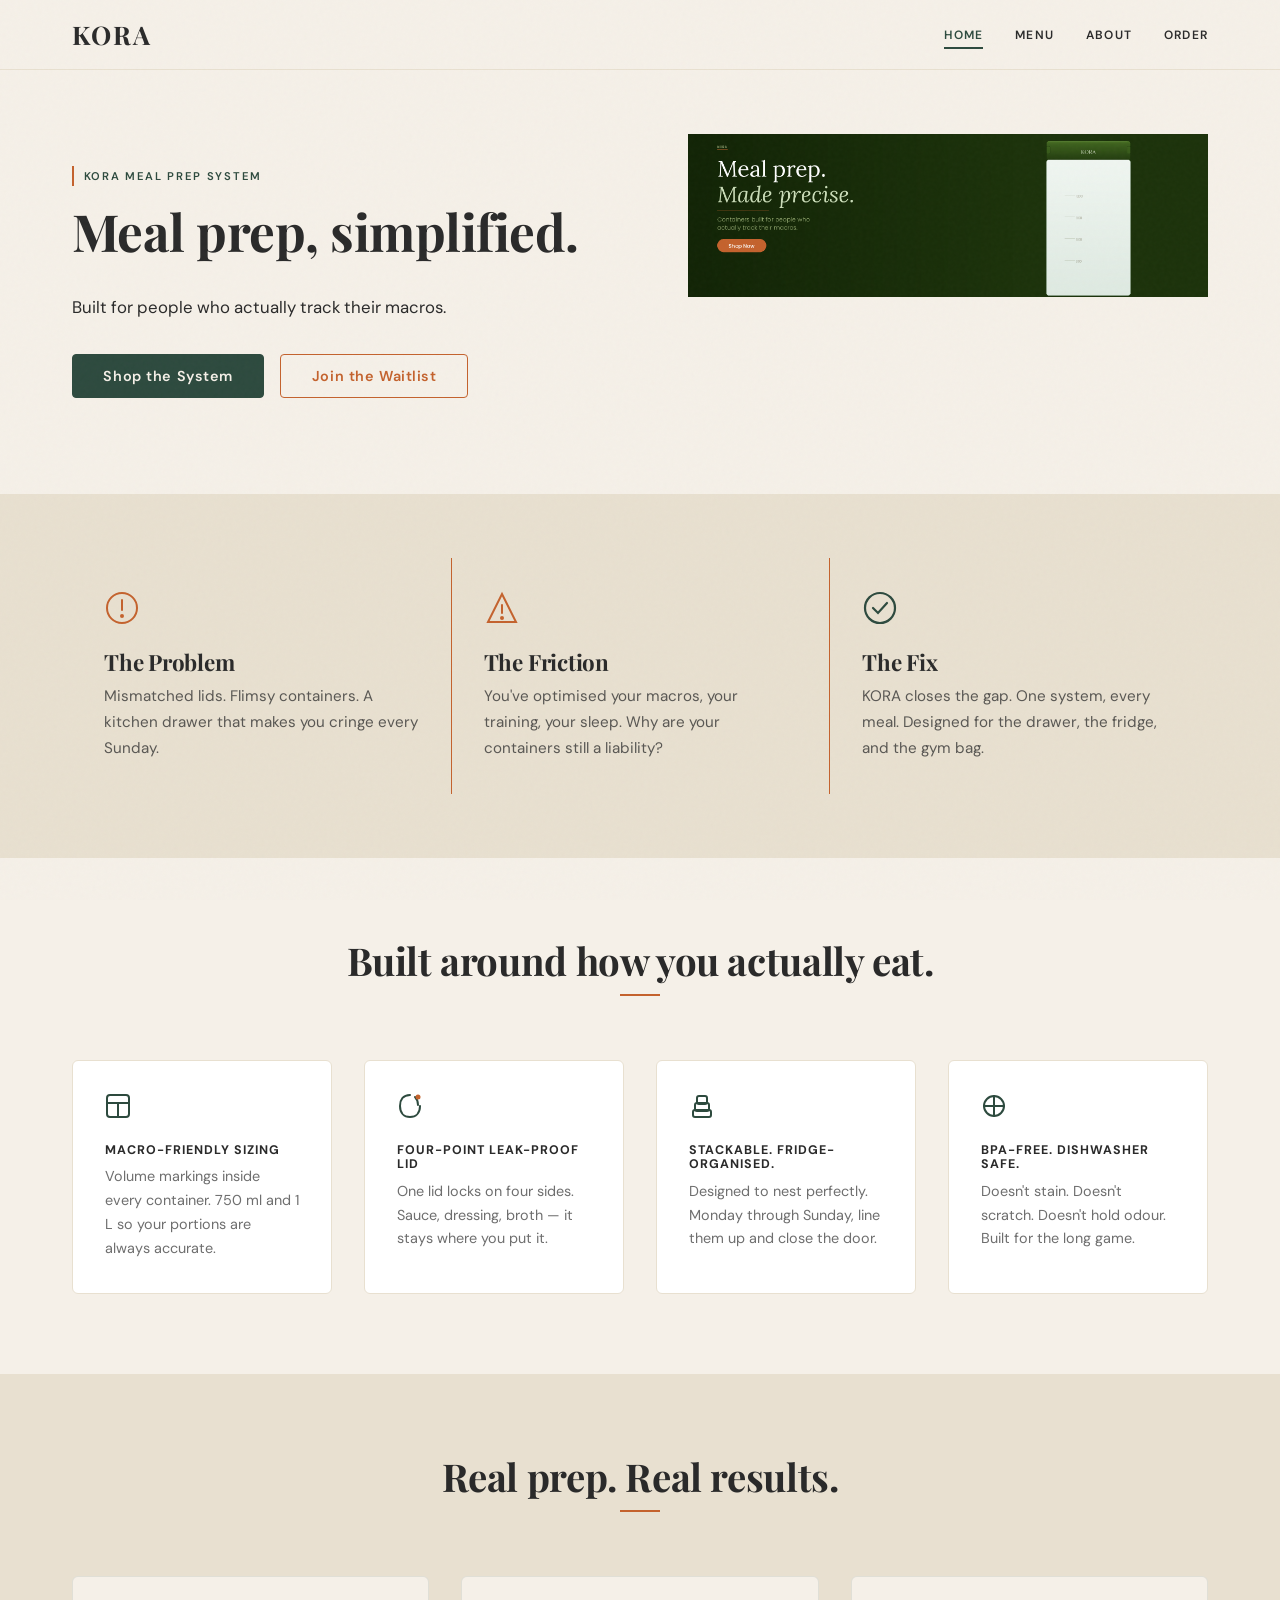
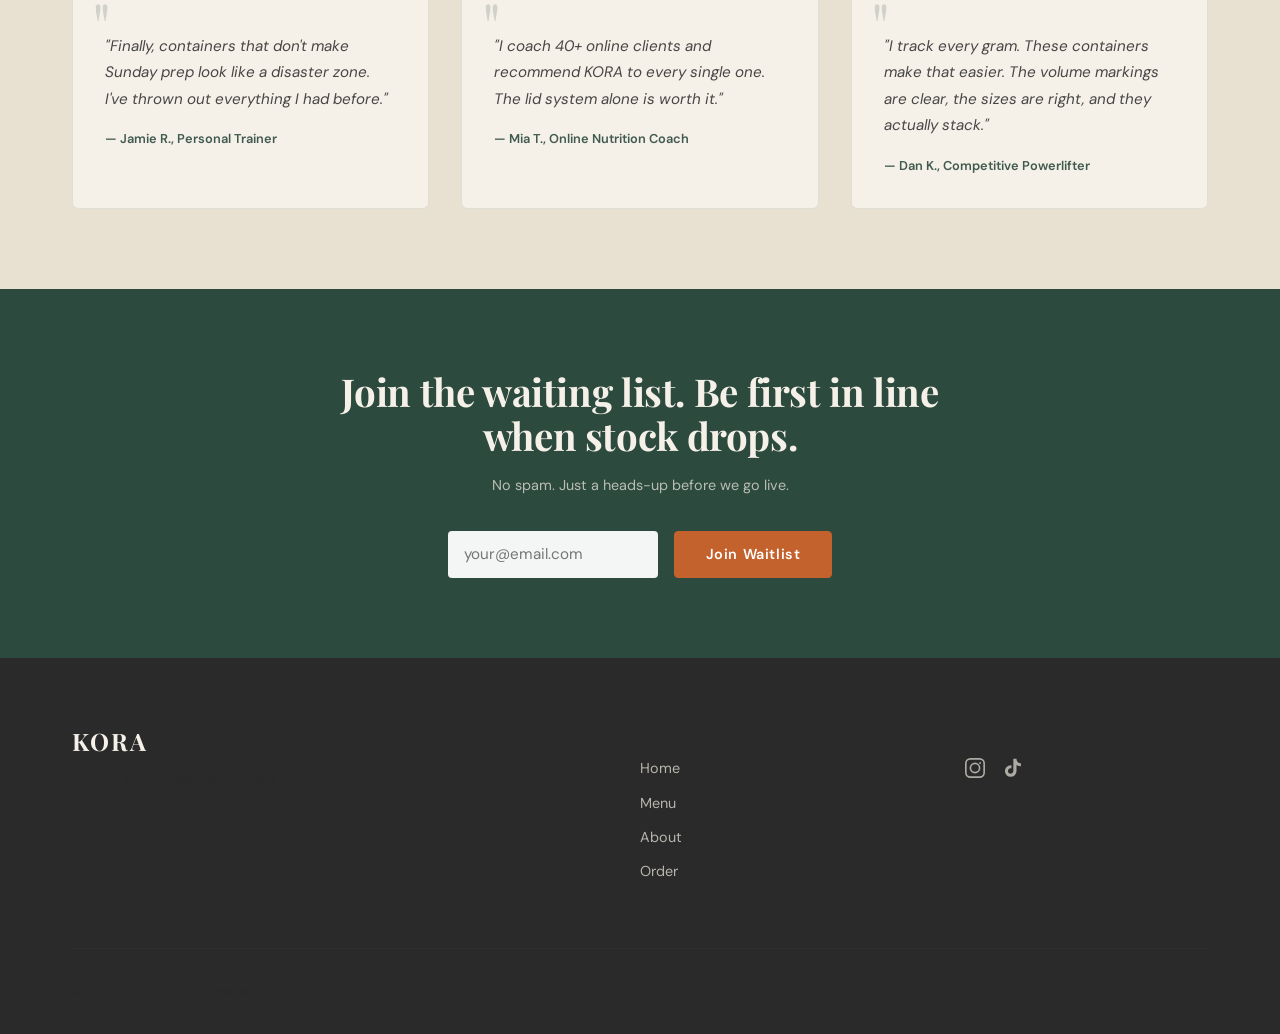
<file: index.html>
<!DOCTYPE html>
<html lang="en">
<head>
  <meta charset="UTF-8">
  <meta name="viewport" content="width=device-width, initial-scale=1.0">
  <meta name="description" content="KORA meal prep containers — built for people who take what they put in their body seriously. One lid. Every meal. No excuses.">
  <meta property="og:title" content="KORA — One lid. Every meal. No excuses.">
  <meta property="og:description" content="Premium meal prep containers for disciplined, macro-tracking fitness people.">
  <meta property="og:type" content="website">
  <title>KORA — One lid. Every meal. No excuses.</title>
  <link rel="preconnect" href="https://fonts.googleapis.com">
  <link rel="preconnect" href="https://fonts.gstatic.com" crossorigin>
  <link href="https://fonts.googleapis.com/css2?family=DM+Sans:ital,opsz,wght@0,9..40,400;0,9..40,500;0,9..40,600;0,9..40,700;0,9..40,800;1,9..40,400&family=Playfair+Display:ital,wght@0,700;1,400;1,700&display=swap" rel="stylesheet">
  <link rel="stylesheet" href="css/styles.css">
</head>
<body>

  <!-- NAVIGATION -->
  <nav class="nav" role="navigation" aria-label="Main navigation">
    <div class="nav__inner">
      <a href="index.html" class="nav__logo">KORA</a>
      <button
        class="nav__toggle"
        id="nav-toggle"
        aria-expanded="false"
        aria-controls="nav-links"
        aria-label="Toggle navigation menu"
      >
        <svg width="24" height="24" viewBox="0 0 24 24" fill="none" stroke="currentColor" stroke-width="2" stroke-linecap="round" aria-hidden="true">
          <line x1="3" y1="6" x2="21" y2="6"/>
          <line x1="3" y1="12" x2="21" y2="12"/>
          <line x1="3" y1="18" x2="21" y2="18"/>
        </svg>
      </button>
      <ul class="nav__links" id="nav-links" role="list">
        <li><a href="index.html">Home</a></li>
        <li><a href="menu.html">Menu</a></li>
        <li><a href="about.html">About</a></li>
        <li><a href="order.html">Order</a></li>
      </ul>
    </div>
  </nav>

  <main>

    <!-- HERO -->
    <section class="hero" aria-label="Hero">
      <div class="container">
        <div class="hero__grid">

          <div class="hero__text">
            <span class="eyebrow">KORA Meal Prep System</span>
            <h1 class="hero__headline fade-in">Meal prep, simplified.</h1>
            <p class="hero__sub fade-in">Built for people who actually track their macros.</p>
            <div class="hero__ctas">
              <a href="menu.html" class="btn btn-primary">Shop the System</a>
              <a href="#waitlist" class="btn btn-outline">Join the Waitlist</a>
            </div>
          </div>

          <div class="hero__image-col">
            <div class="hero__image">
              <img src="images/kora-hero-banner.png" alt="KORA meal prep container system" loading="eager">
            </div>
          </div>

        </div>
      </div>
    </section>

    <!-- PROBLEM – AGITATION – SOLUTION -->
    <section class="pas" aria-label="Why KORA">
      <div class="container">
        <div class="pas__grid stagger">

          <div class="pas__col fade-in">
            <div class="pas__icon" aria-hidden="true">
              <svg width="36" height="36" viewBox="0 0 36 36" fill="none" stroke="#C4622D" stroke-width="2" stroke-linecap="round">
                <circle cx="18" cy="18" r="15"/>
                <line x1="18" y1="10" x2="18" y2="20"/>
                <circle cx="18" cy="26" r="2" fill="#C4622D" stroke="none"/>
              </svg>
            </div>
            <h3>The Problem</h3>
            <p>Mismatched lids. Flimsy containers. A kitchen drawer that makes you cringe every Sunday.</p>
          </div>

          <div class="pas__col fade-in">
            <div class="pas__icon" aria-hidden="true">
              <svg width="36" height="36" viewBox="0 0 36 36" fill="none" stroke="#C4622D" stroke-width="2" stroke-linecap="round">
                <path d="M18 4 L32 32 L4 32 Z"/>
                <line x1="18" y1="15" x2="18" y2="23"/>
                <circle cx="18" cy="28" r="2" fill="#C4622D" stroke="none"/>
              </svg>
            </div>
            <h3>The Friction</h3>
            <p>You've optimised your macros, your training, your sleep. Why are your containers still a liability?</p>
          </div>

          <div class="pas__col fade-in">
            <div class="pas__icon" aria-hidden="true">
              <svg width="36" height="36" viewBox="0 0 36 36" fill="none" stroke="#2D4A3E" stroke-width="2.2" stroke-linecap="round">
                <circle cx="18" cy="18" r="15"/>
                <polyline points="11,18 16,23 25,13"/>
              </svg>
            </div>
            <h3>The Fix</h3>
            <p>KORA closes the gap. One system, every meal. Designed for the drawer, the fridge, and the gym bag.</p>
          </div>

        </div>
      </div>
    </section>

    <!-- FEATURE HIGHLIGHTS -->
    <section class="features" aria-label="Product features">
      <div class="container">
        <div class="features__header fade-in">
          <h2>Built around how you actually eat.</h2>
          <span class="section-dash" aria-hidden="true"></span>
        </div>
        <div class="features__grid stagger">

          <div class="feature-card fade-in">
            <div class="feature-card__icon" aria-hidden="true">
              <svg width="26" height="26" viewBox="0 0 26 26" fill="none" stroke="#2D4A3E" stroke-width="2" stroke-linecap="round">
                <rect x="2" y="2" width="22" height="22" rx="3"/>
                <line x1="2" y1="10" x2="24" y2="10"/>
                <line x1="13" y1="10" x2="13" y2="24"/>
              </svg>
            </div>
            <h4>Macro-Friendly Sizing</h4>
            <p>Volume markings inside every container. 750 ml and 1 L so your portions are always accurate.</p>
          </div>

          <div class="feature-card fade-in">
            <div class="feature-card__icon" aria-hidden="true">
              <svg width="26" height="26" viewBox="0 0 26 26" fill="none" stroke="#2D4A3E" stroke-width="2" stroke-linecap="round">
                <path d="M13 2 C6 2 3 7 3 13 C3 20 7 24 13 24 C19 24 23 20 23 13"/>
                <path d="M18 4 C20 6 21 9 21 12"/>
                <circle cx="21" cy="4" r="2.5" fill="#C4622D" stroke="none"/>
              </svg>
            </div>
            <h4>Four-Point Leak-Proof Lid</h4>
            <p>One lid locks on four sides. Sauce, dressing, broth — it stays where you put it.</p>
          </div>

          <div class="feature-card fade-in">
            <div class="feature-card__icon" aria-hidden="true">
              <svg width="26" height="26" viewBox="0 0 26 26" fill="none" stroke="#2D4A3E" stroke-width="2" stroke-linecap="round">
                <rect x="4" y="17" width="18" height="7" rx="2"/>
                <rect x="6" y="10" width="14" height="8" rx="2"/>
                <rect x="8" y="3"  width="10" height="8" rx="2"/>
              </svg>
            </div>
            <h4>Stackable. Fridge-Organised.</h4>
            <p>Designed to nest perfectly. Monday through Sunday, line them up and close the door.</p>
          </div>

          <div class="feature-card fade-in">
            <div class="feature-card__icon" aria-hidden="true">
              <svg width="26" height="26" viewBox="0 0 26 26" fill="none" stroke="#2D4A3E" stroke-width="2" stroke-linecap="round">
                <path d="M13 3 L13 23"/>
                <path d="M3 13 L23 13"/>
                <circle cx="13" cy="13" r="10"/>
              </svg>
            </div>
            <h4>BPA-Free. Dishwasher Safe.</h4>
            <p>Doesn't stain. Doesn't scratch. Doesn't hold odour. Built for the long game.</p>
          </div>

        </div>
      </div>
    </section>

    <!-- TESTIMONIALS -->
    <section class="testimonials" aria-label="Customer reviews">
      <div class="container">
        <div class="testimonials__header fade-in">
          <h2>Real prep. Real results.</h2>
          <span class="section-dash" aria-hidden="true"></span>
        </div>
        <div class="testimonials__grid stagger">

          <article class="testimonial-card fade-in">
            <span class="testimonial-card__quote-mark" aria-hidden="true">"</span>
            <blockquote>
              <p>"Finally, containers that don't make Sunday prep look like a disaster zone. I've thrown out everything I had before."</p>
              <footer>— Jamie R., Personal Trainer</footer>
            </blockquote>
          </article>

          <article class="testimonial-card fade-in">
            <span class="testimonial-card__quote-mark" aria-hidden="true">"</span>
            <blockquote>
              <p>"I coach 40+ online clients and recommend KORA to every single one. The lid system alone is worth it."</p>
              <footer>— Mia T., Online Nutrition Coach</footer>
            </blockquote>
          </article>

          <article class="testimonial-card fade-in">
            <span class="testimonial-card__quote-mark" aria-hidden="true">"</span>
            <blockquote>
              <p>"I track every gram. These containers make that easier. The volume markings are clear, the sizes are right, and they actually stack."</p>
              <footer>— Dan K., Competitive Powerlifter</footer>
            </blockquote>
          </article>

        </div>
      </div>
    </section>

    <!-- WAITLIST BANNER -->
    <section class="waitlist" id="waitlist" aria-label="Join the waitlist">
      <div class="container">
        <div class="waitlist__inner fade-in">
          <h2 class="waitlist__headline">Join the waiting list. Be first in line when stock drops.</h2>
          <p class="waitlist__sub">No spam. Just a heads-up before we go live.</p>
          <form class="waitlist__form" id="form-waitlist" novalidate aria-label="Waitlist signup form">
            <div>
              <label for="waitlist-email" class="sr-only">Email address</label>
              <input
                type="email"
                id="waitlist-email"
                name="email"
                class="waitlist__input"
                placeholder="your@email.com"
                required
                autocomplete="email"
                aria-required="true"
              >
              <span class="form-error" data-error="waitlist-email" role="alert"></span>
            </div>
            <button type="submit" class="btn btn-accent">Join Waitlist</button>
          </form>
          <div class="form-confirmation" id="confirm-waitlist" tabindex="-1" role="status">
            <p>You're on the list. We'll be in touch before anyone else.</p>
          </div>
        </div>
      </div>
    </section>

  </main>

  <!-- FOOTER -->
  <footer class="footer" role="contentinfo">
    <div class="container">
      <div class="footer__grid">
        <div>
          <div class="footer__logo">KORA</div>
          <p class="footer__tagline">One lid. Every meal. No excuses.</p>
        </div>
        <div>
          <p class="footer__col-heading">Navigate</p>
          <nav class="footer__nav" aria-label="Footer navigation">
            <a href="index.html">Home</a>
            <a href="menu.html">Menu</a>
            <a href="about.html">About</a>
            <a href="order.html">Order</a>
          </nav>
        </div>
        <div>
          <p class="footer__col-heading">Follow</p>
          <div class="footer__socials">
            <a href="#" aria-label="KORA on Instagram">
              <svg width="22" height="22" viewBox="0 0 24 24" fill="none" stroke="currentColor" stroke-width="1.8" aria-hidden="true">
                <rect x="2" y="2" width="20" height="20" rx="5" ry="5"/>
                <circle cx="12" cy="12" r="5"/>
                <circle cx="17.5" cy="6.5" r="1" fill="currentColor" stroke="none"/>
              </svg>
            </a>
            <a href="#" aria-label="KORA on TikTok">
              <svg width="22" height="22" viewBox="0 0 24 24" fill="currentColor" aria-hidden="true">
                <path d="M19.59 6.69a4.83 4.83 0 01-3.77-4.25V2h-3.45v13.67a2.89 2.89 0 01-2.88 2.5 2.89 2.89 0 01-2.89-2.89 2.89 2.89 0 012.89-2.89c.28 0 .54.04.79.1V9.01a6.27 6.27 0 00-.79-.05 6.34 6.34 0 00-6.34 6.34 6.34 6.34 0 006.34 6.34 6.34 6.34 0 006.34-6.34V8.69a8.19 8.19 0 004.79 1.53V6.77a4.85 4.85 0 01-1.03-.08z"/>
              </svg>
            </a>
          </div>
        </div>
      </div>
      <div class="footer__bottom">
        <p>&copy; 2025 KORA. All rights reserved. &nbsp;·&nbsp; <a href="privacy.html" style="color: inherit; opacity: 0.7; text-decoration: underline;">Privacy Policy</a></p>
      </div>
    </div>
  </footer>

  <script src="js/main.js"></script>
</body>
</html>
</file>
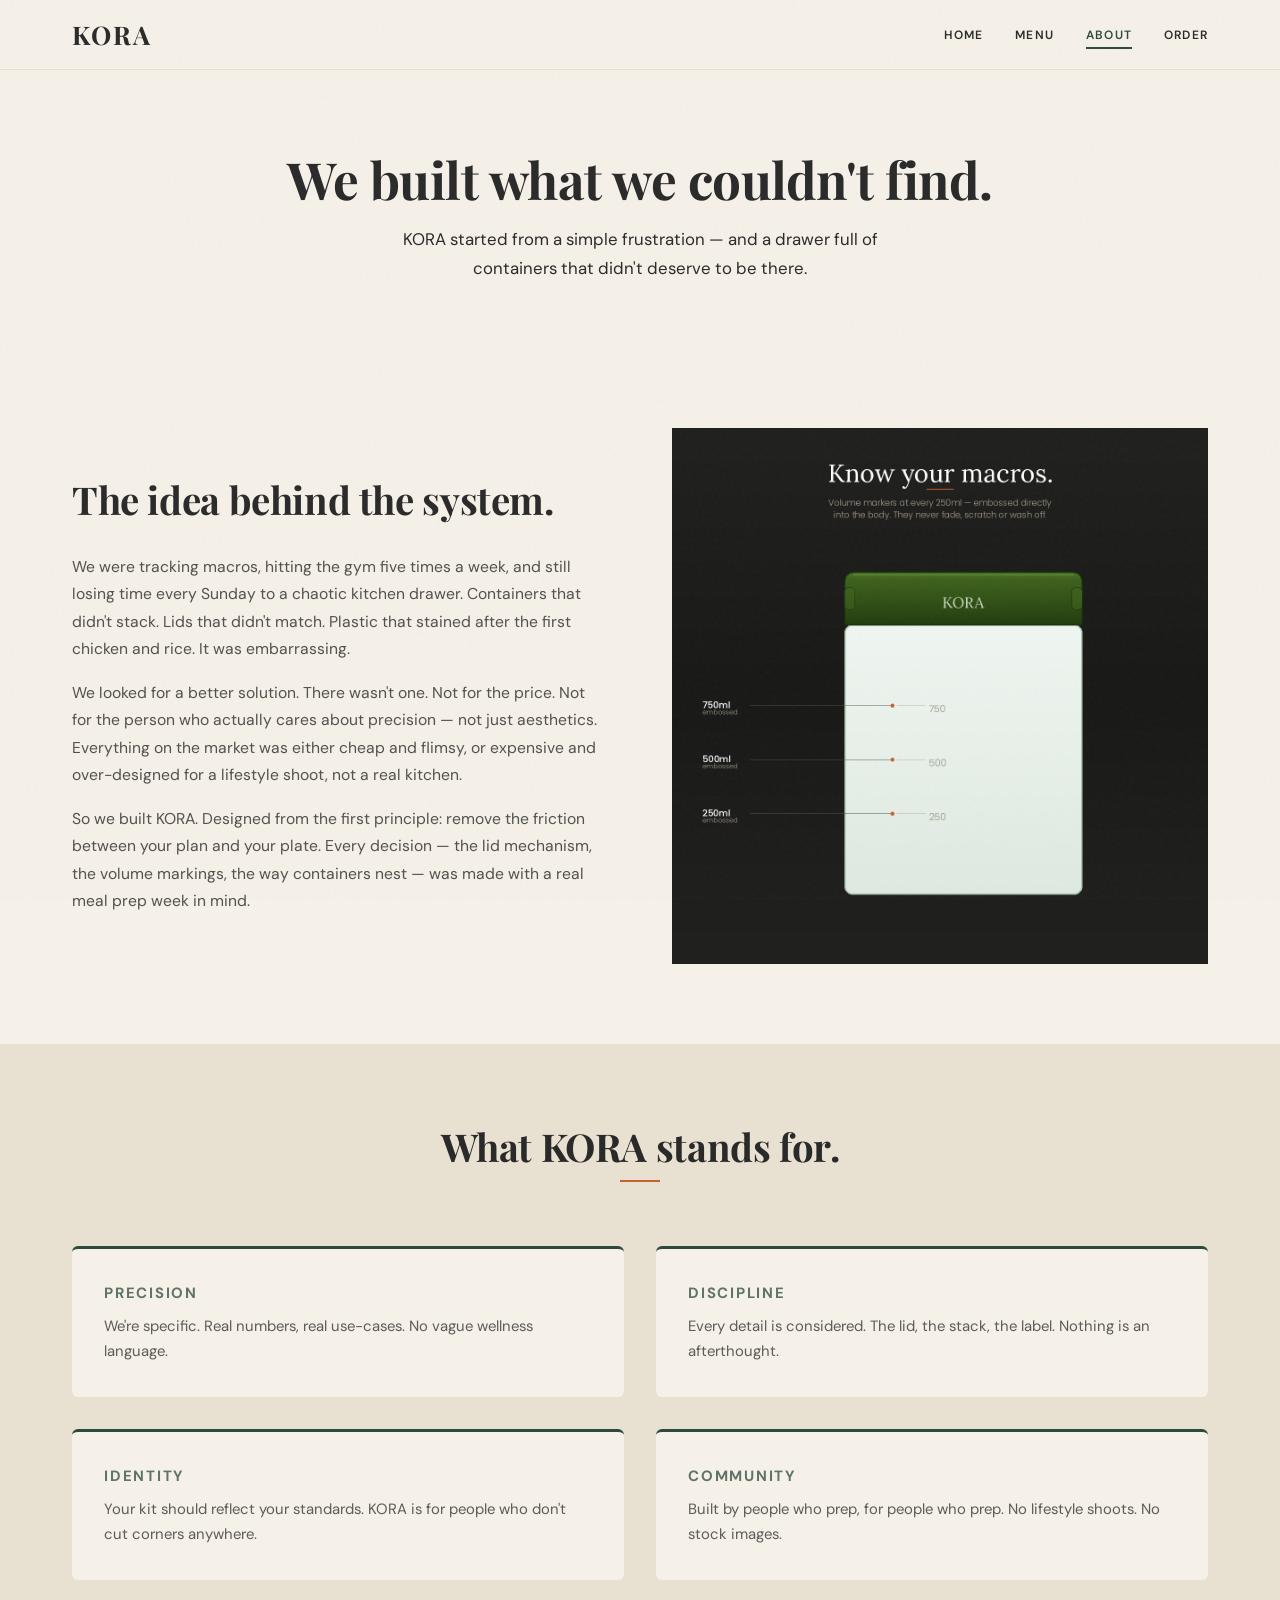
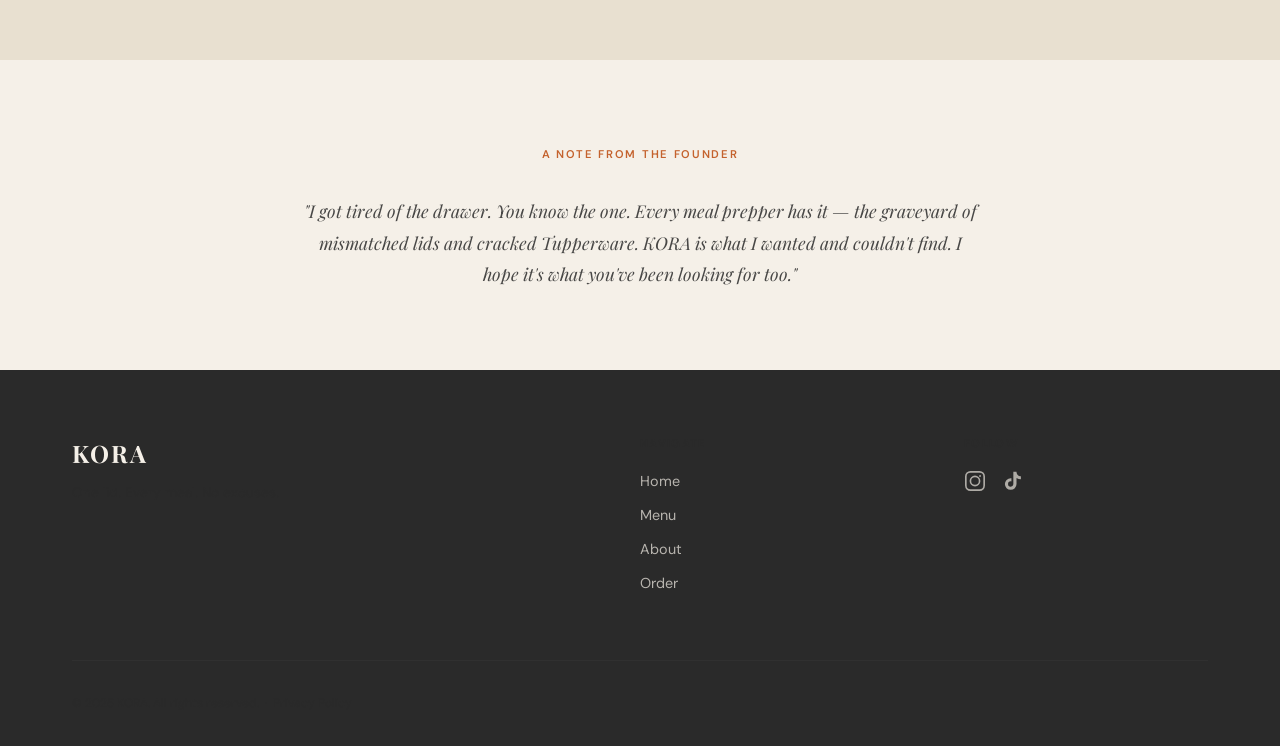
<file: about.html>
<!DOCTYPE html>
<html lang="en">
<head>
  <meta charset="UTF-8">
  <meta name="viewport" content="width=device-width, initial-scale=1.0">
  <meta name="description" content="About KORA — we built what we couldn't find. A meal prep container system for people who take precision seriously.">
  <meta property="og:title" content="About — KORA">
  <meta property="og:description" content="We built what we couldn't find. The story behind KORA.">
  <meta property="og:type" content="website">
  <title>About — KORA</title>
  <link rel="preconnect" href="https://fonts.googleapis.com">
  <link rel="preconnect" href="https://fonts.gstatic.com" crossorigin>
  <link href="https://fonts.googleapis.com/css2?family=DM+Sans:ital,opsz,wght@0,9..40,400;0,9..40,500;0,9..40,600;0,9..40,700;0,9..40,800;1,9..40,400&family=Playfair+Display:ital,wght@0,700;1,400;1,700&display=swap" rel="stylesheet">
  <link rel="stylesheet" href="css/styles.css">
</head>
<body>

  <!-- NAVIGATION -->
  <nav class="nav" role="navigation" aria-label="Main navigation">
    <div class="nav__inner">
      <a href="index.html" class="nav__logo">KORA</a>
      <button
        class="nav__toggle"
        id="nav-toggle"
        aria-expanded="false"
        aria-controls="nav-links"
        aria-label="Toggle navigation menu"
      >
        <svg width="24" height="24" viewBox="0 0 24 24" fill="none" stroke="currentColor" stroke-width="2" stroke-linecap="round" aria-hidden="true">
          <line x1="3" y1="6" x2="21" y2="6"/>
          <line x1="3" y1="12" x2="21" y2="12"/>
          <line x1="3" y1="18" x2="21" y2="18"/>
        </svg>
      </button>
      <ul class="nav__links" id="nav-links" role="list">
        <li><a href="index.html">Home</a></li>
        <li><a href="menu.html">Menu</a></li>
        <li><a href="about.html">About</a></li>
        <li><a href="order.html">Order</a></li>
      </ul>
    </div>
  </nav>

  <main>

    <!-- PAGE HERO -->
    <section class="page-hero" aria-label="About page header">
      <div class="container">
        <h1 class="fade-in">We built what we couldn't find.</h1>
        <p class="page-hero__sub fade-in">KORA started from a simple frustration — and a drawer full of containers that didn't deserve to be there.</p>
      </div>
    </section>

    <!-- BRAND STORY -->
    <section class="brand-story" aria-label="Brand story">
      <div class="container">
        <div class="brand-story__grid">

          <div class="brand-story__text fade-in">
            <h2>The idea behind the system.</h2>
            <p>We were tracking macros, hitting the gym five times a week, and still losing time every Sunday to a chaotic kitchen drawer. Containers that didn't stack. Lids that didn't match. Plastic that stained after the first chicken and rice. It was embarrassing.</p>
            <p>We looked for a better solution. There wasn't one. Not for the price. Not for the person who actually cares about precision — not just aesthetics. Everything on the market was either cheap and flimsy, or expensive and over-designed for a lifestyle shoot, not a real kitchen.</p>
            <p>So we built KORA. Designed from the first principle: remove the friction between your plan and your plate. Every decision — the lid mechanism, the volume markings, the way containers nest — was made with a real meal prep week in mind.</p>
          </div>

          <div class="brand-story__image fade-in">
            <img src="images/kora-feature-volume.png" alt="KORA container with volume markings detail" loading="lazy">
          </div>

        </div>
      </div>
    </section>

    <!-- BRAND VALUES -->
    <section class="values" aria-label="Brand values">
      <div class="container">
        <div class="values__header fade-in">
          <h2>What KORA stands for.</h2>
          <span class="section-dash" aria-hidden="true"></span>
        </div>
        <div class="values__grid stagger">

          <div class="value-card fade-in">
            <p class="value-card__label">Precision</p>
            <p>We're specific. Real numbers, real use-cases. No vague wellness language.</p>
          </div>

          <div class="value-card fade-in">
            <p class="value-card__label">Discipline</p>
            <p>Every detail is considered. The lid, the stack, the label. Nothing is an afterthought.</p>
          </div>

          <div class="value-card fade-in">
            <p class="value-card__label">Identity</p>
            <p>Your kit should reflect your standards. KORA is for people who don't cut corners anywhere.</p>
          </div>

          <div class="value-card fade-in">
            <p class="value-card__label">Community</p>
            <p>Built by people who prep, for people who prep. No lifestyle shoots. No stock images.</p>
          </div>

        </div>
      </div>
    </section>

    <!-- FOUNDER NOTE -->
    <section class="founder-note" aria-label="Founder's note">
      <div class="container">
        <div class="founder-note__inner fade-in">
          <span class="eyebrow eyebrow--terra">A Note From the Founder</span>
          <p class="founder-note__text">"I got tired of the drawer. You know the one. Every meal prepper has it — the graveyard of mismatched lids and cracked Tupperware. KORA is what I wanted and couldn't find. I hope it's what you've been looking for too."</p>
        </div>
      </div>
    </section>

  </main>

  <!-- FOOTER -->
  <footer class="footer" role="contentinfo">
    <div class="container">
      <div class="footer__grid">
        <div>
          <div class="footer__logo">KORA</div>
          <p class="footer__tagline">One lid. Every meal. No excuses.</p>
        </div>
        <div>
          <p class="footer__col-heading">Navigate</p>
          <nav class="footer__nav" aria-label="Footer navigation">
            <a href="index.html">Home</a>
            <a href="menu.html">Menu</a>
            <a href="about.html">About</a>
            <a href="order.html">Order</a>
          </nav>
        </div>
        <div>
          <p class="footer__col-heading">Follow</p>
          <div class="footer__socials">
            <a href="#" aria-label="KORA on Instagram">
              <svg width="22" height="22" viewBox="0 0 24 24" fill="none" stroke="currentColor" stroke-width="1.8" aria-hidden="true">
                <rect x="2" y="2" width="20" height="20" rx="5" ry="5"/>
                <circle cx="12" cy="12" r="5"/>
                <circle cx="17.5" cy="6.5" r="1" fill="currentColor" stroke="none"/>
              </svg>
            </a>
            <a href="#" aria-label="KORA on TikTok">
              <svg width="22" height="22" viewBox="0 0 24 24" fill="currentColor" aria-hidden="true">
                <path d="M19.59 6.69a4.83 4.83 0 01-3.77-4.25V2h-3.45v13.67a2.89 2.89 0 01-2.88 2.5 2.89 2.89 0 01-2.89-2.89 2.89 2.89 0 012.89-2.89c.28 0 .54.04.79.1V9.01a6.27 6.27 0 00-.79-.05 6.34 6.34 0 00-6.34 6.34 6.34 6.34 0 006.34 6.34 6.34 6.34 0 006.34-6.34V8.69a8.19 8.19 0 004.79 1.53V6.77a4.85 4.85 0 01-1.03-.08z"/>
              </svg>
            </a>
          </div>
        </div>
      </div>
      <div class="footer__bottom">
        <p>&copy; 2025 KORA. All rights reserved. &nbsp;·&nbsp; <a href="privacy.html" style="color: inherit; opacity: 0.7; text-decoration: underline;">Privacy Policy</a></p>
      </div>
    </div>
  </footer>

  <script src="js/main.js"></script>
</body>
</html>
</file>
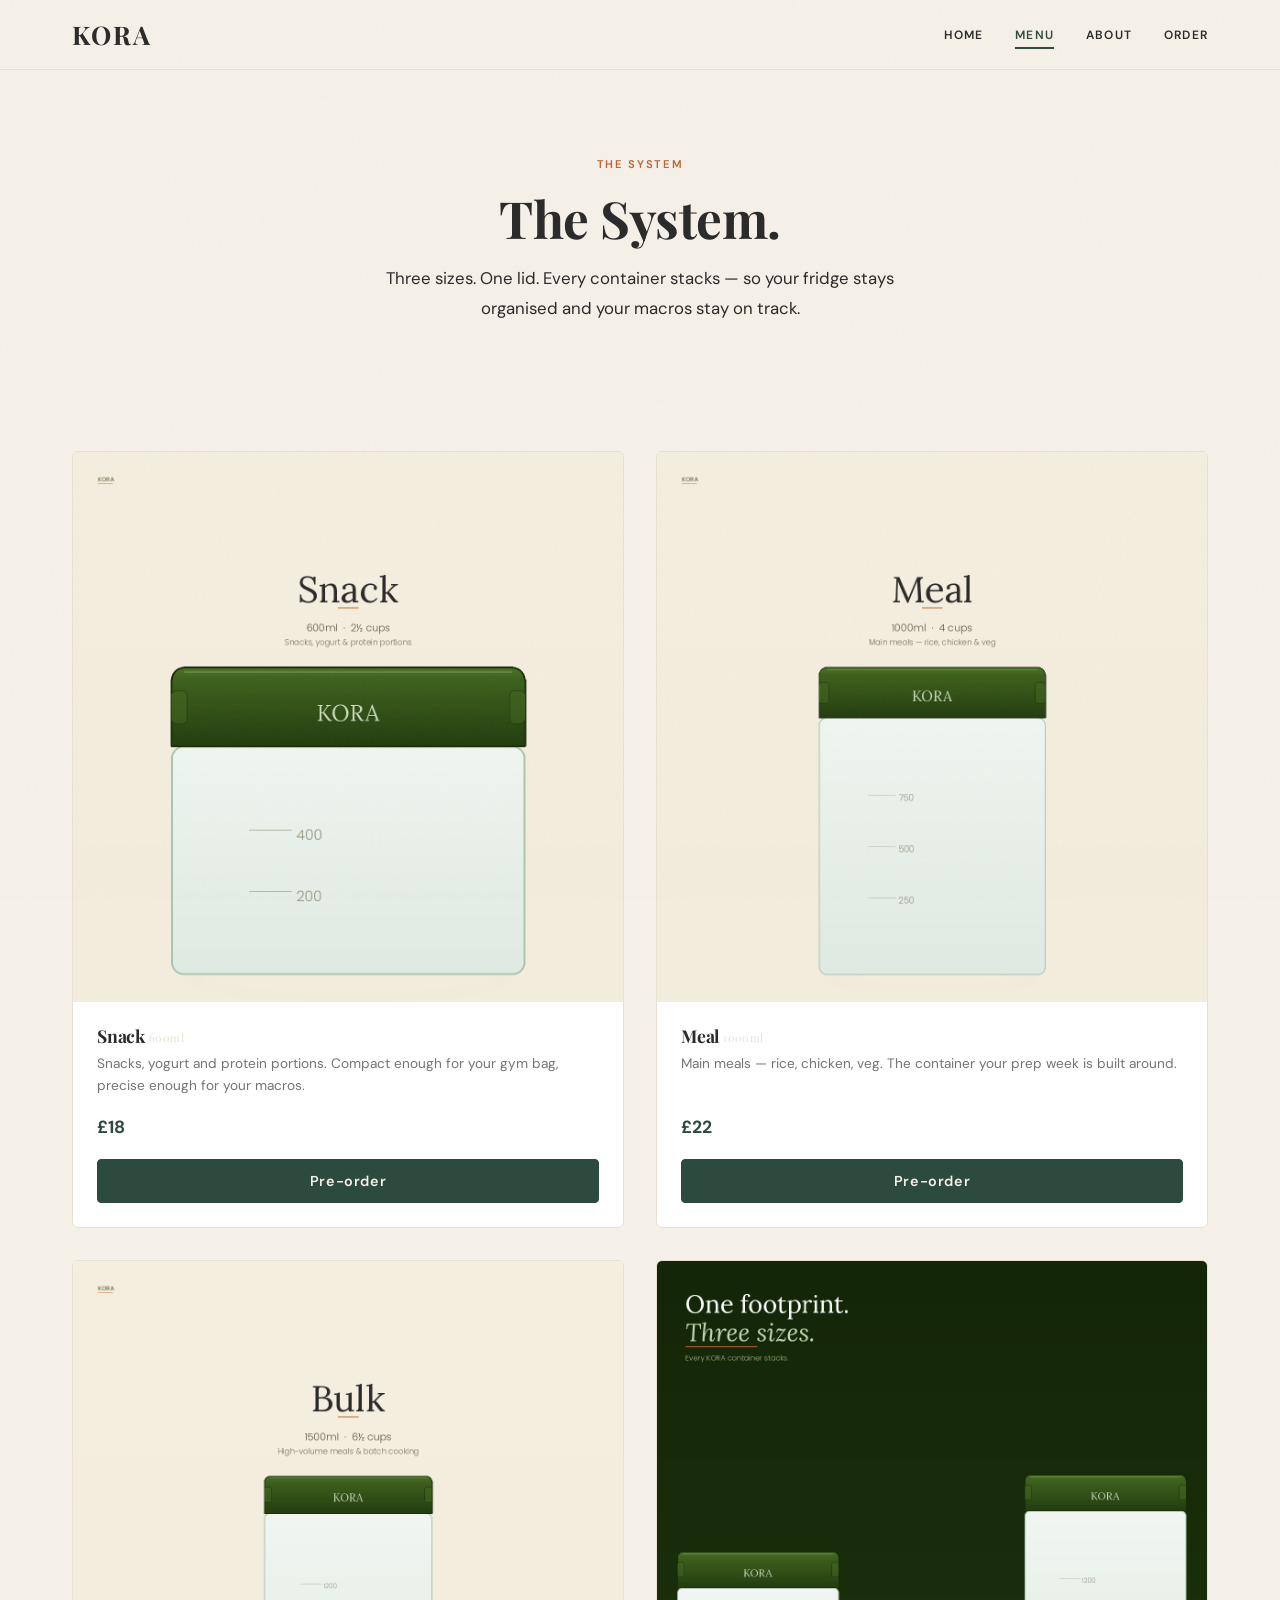
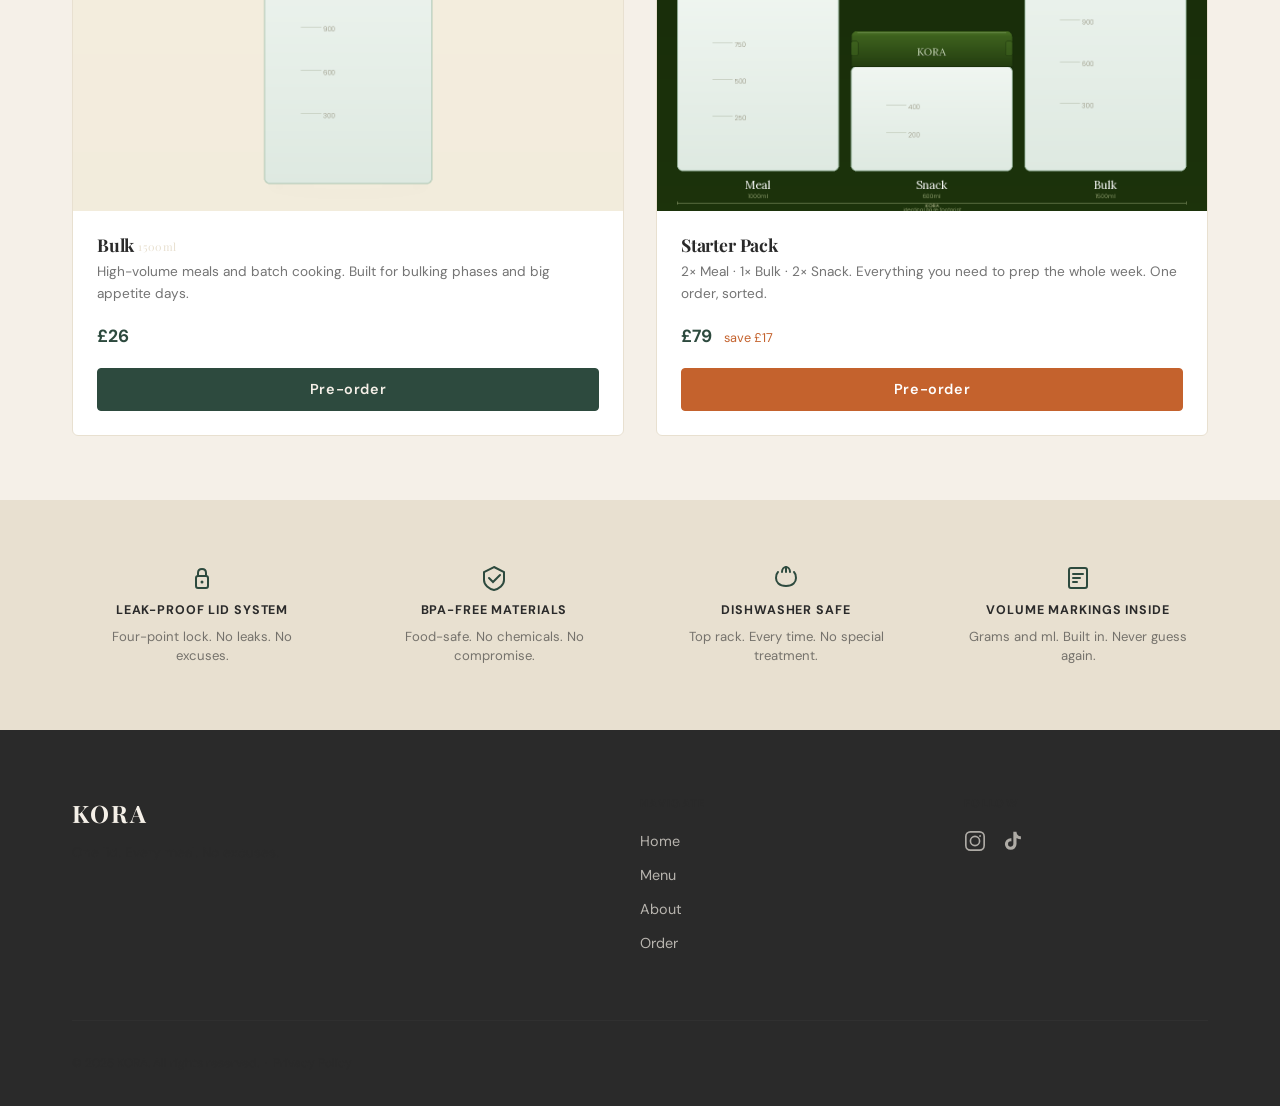
<file: menu.html>
<!DOCTYPE html>
<html lang="en">
<head>
  <meta charset="UTF-8">
  <meta name="viewport" content="width=device-width, initial-scale=1.0">
  <meta name="description" content="Shop the KORA container system — Snack 600ml, Meal 1000ml, Bulk 1500ml and the Starter Pack. Meal prep, simplified.">
  <meta property="og:title" content="The System — KORA">
  <meta property="og:description" content="Every container in the KORA range is designed to work together. Pick the size. Build your stack.">
  <meta property="og:type" content="website">
  <title>Menu — KORA</title>
  <link rel="preconnect" href="https://fonts.googleapis.com">
  <link rel="preconnect" href="https://fonts.gstatic.com" crossorigin>
  <link href="https://fonts.googleapis.com/css2?family=DM+Sans:ital,opsz,wght@0,9..40,400;0,9..40,500;0,9..40,600;0,9..40,700;0,9..40,800;1,9..40,400&family=Playfair+Display:ital,wght@0,700;1,400;1,700&display=swap" rel="stylesheet">
  <link rel="stylesheet" href="css/styles.css">
</head>
<body>

  <!-- NAVIGATION -->
  <nav class="nav" role="navigation" aria-label="Main navigation">
    <div class="nav__inner">
      <a href="index.html" class="nav__logo">KORA</a>
      <button
        class="nav__toggle"
        id="nav-toggle"
        aria-expanded="false"
        aria-controls="nav-links"
        aria-label="Toggle navigation menu"
      >
        <svg width="24" height="24" viewBox="0 0 24 24" fill="none" stroke="currentColor" stroke-width="2" stroke-linecap="round" aria-hidden="true">
          <line x1="3" y1="6" x2="21" y2="6"/>
          <line x1="3" y1="12" x2="21" y2="12"/>
          <line x1="3" y1="18" x2="21" y2="18"/>
        </svg>
      </button>
      <ul class="nav__links" id="nav-links" role="list">
        <li><a href="index.html">Home</a></li>
        <li><a href="menu.html">Menu</a></li>
        <li><a href="about.html">About</a></li>
        <li><a href="order.html">Order</a></li>
      </ul>
    </div>
  </nav>

  <main>

    <!-- PAGE HERO -->
    <section class="page-hero" aria-label="Products header">
      <div class="container">
        <span class="eyebrow eyebrow--terra">The System</span>
        <h1 class="fade-in">The System.</h1>
        <p class="page-hero__sub fade-in">Three sizes. One lid. Every container stacks — so your fridge stays organised and your macros stay on track.</p>
      </div>
    </section>

    <!-- PRODUCT GRID -->
    <section class="products" aria-label="Product listings">
      <div class="container">
        <div class="products__grid stagger">

          <!-- Snack 600ml -->
          <article class="product-card fade-in">
            <div class="product-card__image">
              <img src="images/kora-snack-600ml.png" alt="KORA Snack 600ml container" loading="lazy">
            </div>
            <div class="product-card__body">
              <h2 class="product-card__name">Snack <span class="product-card__vol">600ml</span></h2>
              <p class="product-card__desc">Snacks, yogurt and protein portions. Compact enough for your gym bag, precise enough for your macros.</p>
              <p class="product-card__price">£18</p>
              <a href="order.html" class="btn btn-primary btn--full" aria-label="Pre-order KORA Snack 600ml">Pre-order</a>
            </div>
          </article>

          <!-- Meal 1000ml -->
          <article class="product-card fade-in">
            <div class="product-card__image">
              <img src="images/kora-meal-1000ml.png" alt="KORA Meal 1000ml container" loading="lazy">
            </div>
            <div class="product-card__body">
              <h2 class="product-card__name">Meal <span class="product-card__vol">1000ml</span></h2>
              <p class="product-card__desc">Main meals — rice, chicken, veg. The container your prep week is built around.</p>
              <p class="product-card__price">£22</p>
              <a href="order.html" class="btn btn-primary btn--full" aria-label="Pre-order KORA Meal 1000ml">Pre-order</a>
            </div>
          </article>

          <!-- Bulk 1500ml -->
          <article class="product-card fade-in">
            <div class="product-card__image">
              <img src="images/kora-bulk-1500ml.png" alt="KORA Bulk 1500ml container" loading="lazy">
            </div>
            <div class="product-card__body">
              <h2 class="product-card__name">Bulk <span class="product-card__vol">1500ml</span></h2>
              <p class="product-card__desc">High-volume meals and batch cooking. Built for bulking phases and big appetite days.</p>
              <p class="product-card__price">£26</p>
              <a href="order.html" class="btn btn-primary btn--full" aria-label="Pre-order KORA Bulk 1500ml">Pre-order</a>
            </div>
          </article>

          <!-- Starter Pack -->
          <article class="product-card fade-in">
            <div class="product-card__image">
              <img src="images/kora-stack-shot.png" alt="KORA Starter Pack" loading="lazy">
            </div>
            <div class="product-card__body">
              <h2 class="product-card__name">Starter Pack</h2>
              <p class="product-card__desc">2× Meal · 1× Bulk · 2× Snack. Everything you need to prep the whole week. One order, sorted.</p>
              <p class="product-card__price">£79 <span class="product-card__saving">save £17</span></p>
              <a href="order.html" class="btn btn-accent btn--full" aria-label="Pre-order KORA Starter Pack">Pre-order</a>
            </div>
          </article>

        </div>
      </div>
    </section>

    <!-- FEATURES STRIP -->
    <section class="features-strip" aria-label="Product features">
      <div class="container">
        <div class="features-strip__grid stagger">

          <div class="strip-item fade-in">
            <div class="strip-item__icon" aria-hidden="true">
              <svg width="28" height="28" viewBox="0 0 28 28" fill="none" stroke="#2D4A3E" stroke-width="2" stroke-linecap="round">
                <rect x="8" y="12" width="12" height="12" rx="2"/>
                <path d="M10 12 V9 C10 7 11 5 14 5 C17 5 18 7 18 9 V12"/>
                <circle cx="14" cy="18" r="1.5" fill="#2D4A3E" stroke="none"/>
              </svg>
            </div>
            <p class="strip-item__label">Leak-proof lid system</p>
            <p class="strip-item__desc">Four-point lock. No leaks. No excuses.</p>
          </div>

          <div class="strip-item fade-in">
            <div class="strip-item__icon" aria-hidden="true">
              <svg width="28" height="28" viewBox="0 0 28 28" fill="none" stroke="#2D4A3E" stroke-width="2" stroke-linecap="round">
                <path d="M14 3 L24 8 V16 C24 21 19 25 14 26 C9 25 4 21 4 16 V8 Z"/>
                <polyline points="9,14 13,18 20,11"/>
              </svg>
            </div>
            <p class="strip-item__label">BPA-free materials</p>
            <p class="strip-item__desc">Food-safe. No chemicals. No compromise.</p>
          </div>

          <div class="strip-item fade-in">
            <div class="strip-item__icon" aria-hidden="true">
              <svg width="28" height="28" viewBox="0 0 28 28" fill="none" stroke="#2D4A3E" stroke-width="2" stroke-linecap="round">
                <path d="M6 8 C6 8 4 10 4 14 C4 18 7 22 14 22 C21 22 24 18 24 14 C24 10 22 8 22 8"/>
                <path d="M10 8 C10 5 12 3 14 3 C16 3 18 5 18 8"/>
                <line x1="14" y1="3" x2="14" y2="8"/>
              </svg>
            </div>
            <p class="strip-item__label">Dishwasher safe</p>
            <p class="strip-item__desc">Top rack. Every time. No special treatment.</p>
          </div>

          <div class="strip-item fade-in">
            <div class="strip-item__icon" aria-hidden="true">
              <svg width="28" height="28" viewBox="0 0 28 28" fill="none" stroke="#2D4A3E" stroke-width="2" stroke-linecap="round">
                <rect x="5" y="4" width="18" height="20" rx="2"/>
                <line x1="9" y1="10" x2="19" y2="10"/>
                <line x1="9" y1="14" x2="16" y2="14"/>
                <line x1="9" y1="18" x2="13" y2="18"/>
              </svg>
            </div>
            <p class="strip-item__label">Volume markings inside</p>
            <p class="strip-item__desc">Grams and ml. Built in. Never guess again.</p>
          </div>

        </div>
      </div>
    </section>

  </main>

  <!-- FOOTER -->
  <footer class="footer" role="contentinfo">
    <div class="container">
      <div class="footer__grid">
        <div>
          <div class="footer__logo">KORA</div>
          <p class="footer__tagline">One lid. Every meal. No excuses.</p>
        </div>
        <div>
          <p class="footer__col-heading">Navigate</p>
          <nav class="footer__nav" aria-label="Footer navigation">
            <a href="index.html">Home</a>
            <a href="menu.html">Menu</a>
            <a href="about.html">About</a>
            <a href="order.html">Order</a>
          </nav>
        </div>
        <div>
          <p class="footer__col-heading">Follow</p>
          <div class="footer__socials">
            <a href="#" aria-label="KORA on Instagram">
              <svg width="22" height="22" viewBox="0 0 24 24" fill="none" stroke="currentColor" stroke-width="1.8" aria-hidden="true">
                <rect x="2" y="2" width="20" height="20" rx="5" ry="5"/>
                <circle cx="12" cy="12" r="5"/>
                <circle cx="17.5" cy="6.5" r="1" fill="currentColor" stroke="none"/>
              </svg>
            </a>
            <a href="#" aria-label="KORA on TikTok">
              <svg width="22" height="22" viewBox="0 0 24 24" fill="currentColor" aria-hidden="true">
                <path d="M19.59 6.69a4.83 4.83 0 01-3.77-4.25V2h-3.45v13.67a2.89 2.89 0 01-2.88 2.5 2.89 2.89 0 01-2.89-2.89 2.89 2.89 0 012.89-2.89c.28 0 .54.04.79.1V9.01a6.27 6.27 0 00-.79-.05 6.34 6.34 0 00-6.34 6.34 6.34 6.34 0 006.34 6.34 6.34 6.34 0 006.34-6.34V8.69a8.19 8.19 0 004.79 1.53V6.77a4.85 4.85 0 01-1.03-.08z"/>
              </svg>
            </a>
          </div>
        </div>
      </div>
      <div class="footer__bottom">
        <p>&copy; 2025 KORA. All rights reserved. &nbsp;·&nbsp; <a href="privacy.html" style="color: inherit; opacity: 0.7; text-decoration: underline;">Privacy Policy</a></p>
      </div>
    </div>
  </footer>

  <script src="js/main.js"></script>
</body>
</html>
</file>
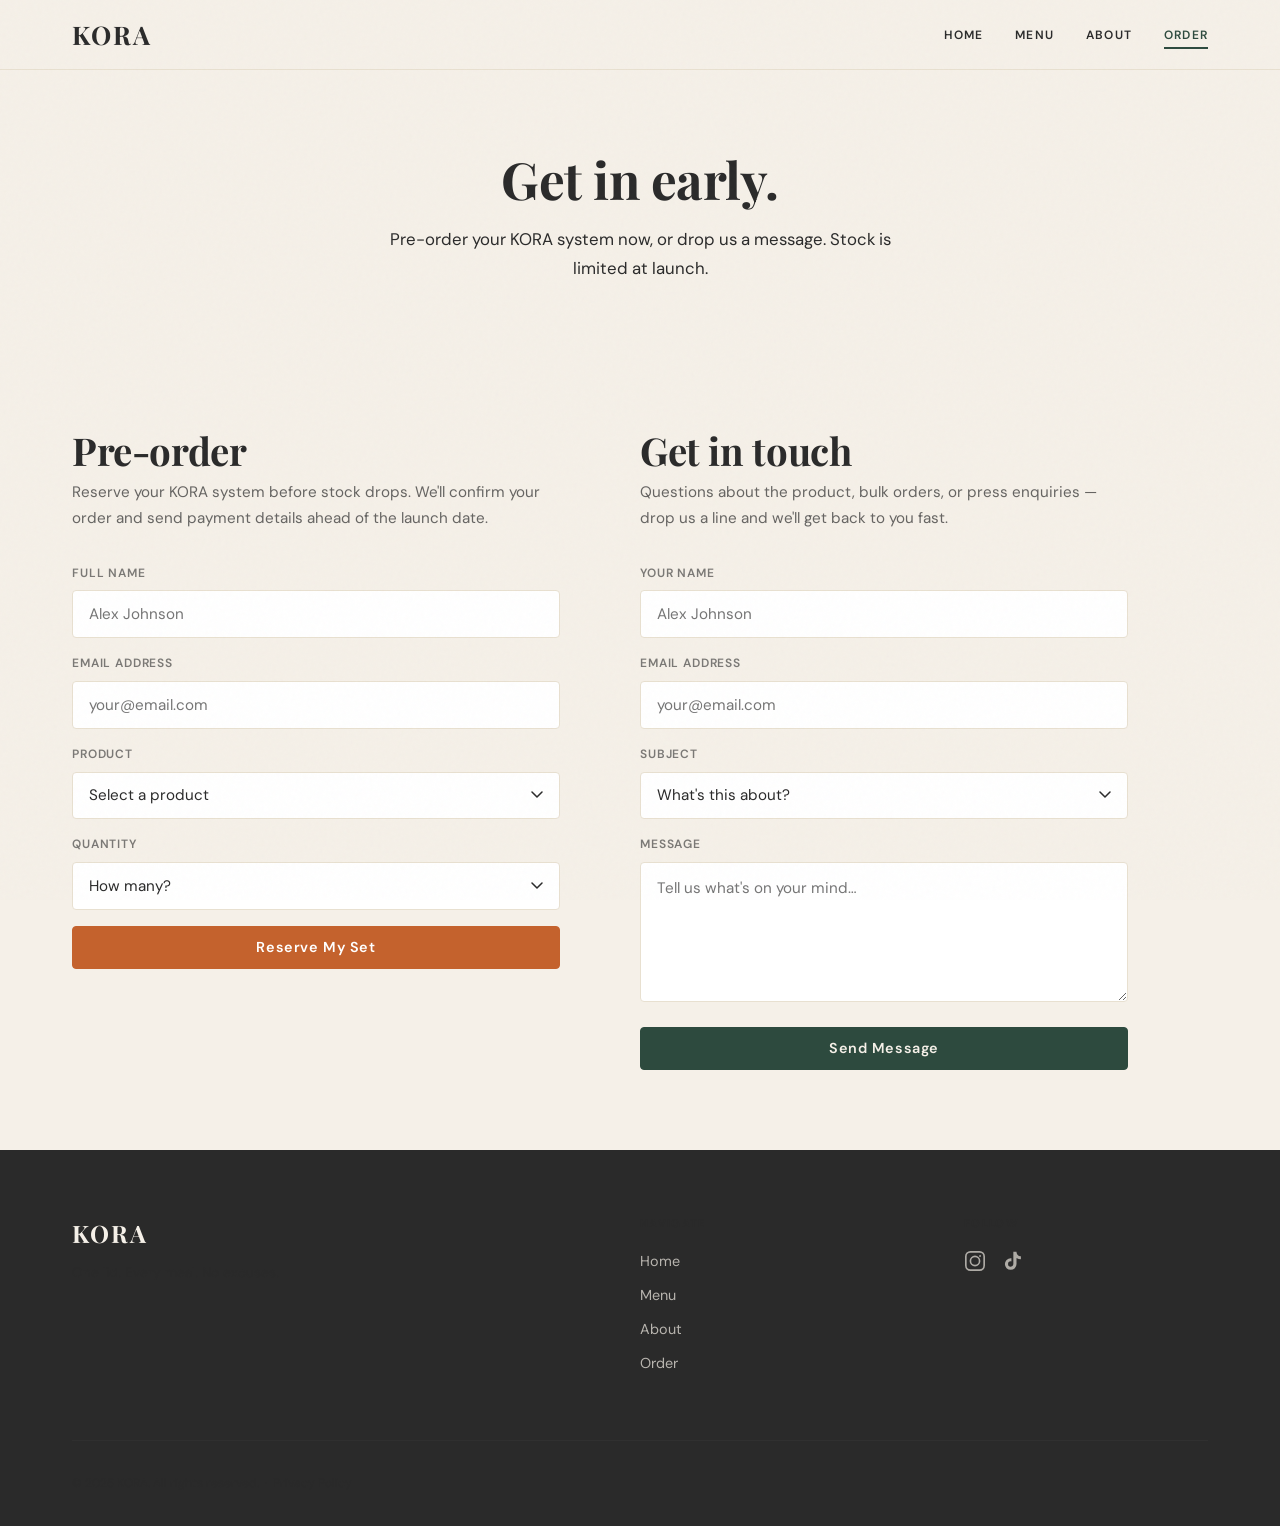
<file: order.html>
<!DOCTYPE html>
<html lang="en">
<head>
  <meta charset="UTF-8">
  <meta name="viewport" content="width=device-width, initial-scale=1.0">
  <meta name="description" content="Pre-order KORA containers or get in touch with the team. Stock is limited at launch.">
  <meta property="og:title" content="Order — KORA">
  <meta property="og:description" content="Pre-order KORA containers or get in touch. Stock is limited at launch.">
  <meta property="og:type" content="website">
  <title>Order — KORA</title>
  <link rel="preconnect" href="https://fonts.googleapis.com">
  <link rel="preconnect" href="https://fonts.gstatic.com" crossorigin>
  <link href="https://fonts.googleapis.com/css2?family=DM+Sans:ital,opsz,wght@0,9..40,400;0,9..40,500;0,9..40,600;0,9..40,700;0,9..40,800;1,9..40,400&family=Playfair+Display:ital,wght@0,700;1,400;1,700&display=swap" rel="stylesheet">
  <link rel="stylesheet" href="css/styles.css">
</head>
<body>

  <!-- NAVIGATION -->
  <nav class="nav" role="navigation" aria-label="Main navigation">
    <div class="nav__inner">
      <a href="index.html" class="nav__logo">KORA</a>
      <button
        class="nav__toggle"
        id="nav-toggle"
        aria-expanded="false"
        aria-controls="nav-links"
        aria-label="Toggle navigation menu"
      >
        <svg width="24" height="24" viewBox="0 0 24 24" fill="none" stroke="currentColor" stroke-width="2" stroke-linecap="round" aria-hidden="true">
          <line x1="3" y1="6" x2="21" y2="6"/>
          <line x1="3" y1="12" x2="21" y2="12"/>
          <line x1="3" y1="18" x2="21" y2="18"/>
        </svg>
      </button>
      <ul class="nav__links" id="nav-links" role="list">
        <li><a href="index.html">Home</a></li>
        <li><a href="menu.html">Menu</a></li>
        <li><a href="about.html">About</a></li>
        <li><a href="order.html">Order</a></li>
      </ul>
    </div>
  </nav>

  <main>

    <!-- PAGE HERO -->
    <section class="page-hero" aria-label="Order page header">
      <div class="container">
        <h1 class="fade-in">Get in early.</h1>
        <p class="page-hero__sub fade-in">Pre-order your KORA system now, or drop us a message. Stock is limited at launch.</p>
      </div>
    </section>

    <!-- FORMS -->
    <section class="order-section" aria-label="Pre-order and contact forms">
      <div class="container">
        <div class="order-layout">

          <!-- PRE-ORDER FORM -->
          <div class="order-col fade-in">
            <h2 class="order-col__heading">Pre-order</h2>
            <p class="order-col__intro">Reserve your KORA system before stock drops. We'll confirm your order and send payment details ahead of the launch date.</p>

            <form id="form-preorder" novalidate aria-label="Pre-order form">

              <div class="form-group">
                <label class="form-label" for="preorder-name">Full name</label>
                <input
                  type="text"
                  id="preorder-name"
                  name="name"
                  class="form-control"
                  placeholder="Alex Johnson"
                  required
                  autocomplete="name"
                  aria-required="true"
                >
                <span class="form-error" data-error="preorder-name" role="alert"></span>
              </div>

              <div class="form-group">
                <label class="form-label" for="preorder-email">Email address</label>
                <input
                  type="email"
                  id="preorder-email"
                  name="email"
                  class="form-control"
                  placeholder="your@email.com"
                  required
                  autocomplete="email"
                  aria-required="true"
                >
                <span class="form-error" data-error="preorder-email" role="alert"></span>
              </div>

              <div class="form-group">
                <label class="form-label" for="preorder-product">Product</label>
                <select
                  id="preorder-product"
                  name="product"
                  class="form-control"
                  required
                  aria-required="true"
                >
                  <option value="" disabled selected>Select a product</option>
                  <option value="snack-600ml">Snack 600ml — £18</option>
                  <option value="meal-1000ml">Meal 1000ml — £22</option>
                  <option value="bulk-1500ml">Bulk 1500ml — £26</option>
                  <option value="starter-pack">Starter Pack (2× Meal, 1× Bulk, 2× Snack) — £79</option>
                </select>
                <span class="form-error" data-error="preorder-product" role="alert"></span>
              </div>

              <div class="form-group">
                <label class="form-label" for="preorder-qty">Quantity</label>
                <select
                  id="preorder-qty"
                  name="quantity"
                  class="form-control"
                  required
                  aria-required="true"
                >
                  <option value="" disabled selected>How many?</option>
                  <option value="1">1</option>
                  <option value="2">2</option>
                  <option value="3">3</option>
                  <option value="4">4</option>
                  <option value="5+">5 or more</option>
                </select>
                <span class="form-error" data-error="preorder-qty" role="alert"></span>
              </div>

              <button type="submit" class="btn btn-accent btn--full">Reserve My Set</button>

            </form>

            <div class="form-confirmation" id="confirm-preorder" tabindex="-1" role="status">
              <p>Order reserved. We'll be in touch within 24 hours to confirm your slot and next steps.</p>
            </div>
          </div>

          <hr class="order-divider" aria-hidden="true">

          <!-- CONTACT FORM -->
          <div class="order-col fade-in">
            <h2 class="order-col__heading">Get in touch</h2>
            <p class="order-col__intro">Questions about the product, bulk orders, or press enquiries — drop us a line and we'll get back to you fast.</p>

            <form id="form-contact" novalidate aria-label="Contact form">

              <div class="form-group">
                <label class="form-label" for="contact-name">Your name</label>
                <input
                  type="text"
                  id="contact-name"
                  name="name"
                  class="form-control"
                  placeholder="Alex Johnson"
                  required
                  autocomplete="name"
                  aria-required="true"
                >
                <span class="form-error" data-error="contact-name" role="alert"></span>
              </div>

              <div class="form-group">
                <label class="form-label" for="contact-email">Email address</label>
                <input
                  type="email"
                  id="contact-email"
                  name="email"
                  class="form-control"
                  placeholder="your@email.com"
                  required
                  autocomplete="email"
                  aria-required="true"
                >
                <span class="form-error" data-error="contact-email" role="alert"></span>
              </div>

              <div class="form-group">
                <label class="form-label" for="contact-subject">Subject</label>
                <select
                  id="contact-subject"
                  name="subject"
                  class="form-control"
                  required
                  aria-required="true"
                >
                  <option value="" disabled selected>What's this about?</option>
                  <option value="product">Product question</option>
                  <option value="bulk">Bulk / wholesale order</option>
                  <option value="press">Press / media</option>
                  <option value="other">Something else</option>
                </select>
                <span class="form-error" data-error="contact-subject" role="alert"></span>
              </div>

              <div class="form-group">
                <label class="form-label" for="contact-message">Message</label>
                <textarea
                  id="contact-message"
                  name="message"
                  class="form-control"
                  placeholder="Tell us what's on your mind…"
                  required
                  aria-required="true"
                ></textarea>
                <span class="form-error" data-error="contact-message" role="alert"></span>
              </div>

              <button type="submit" class="btn btn-primary btn--full">Send Message</button>

            </form>

            <div class="form-confirmation" id="confirm-contact" tabindex="-1" role="status">
              <p>Message received. We'll reply within one working day.</p>
            </div>
          </div>

        </div>
      </div>
    </section>

  </main>

  <!-- FOOTER -->
  <footer class="footer" role="contentinfo">
    <div class="container">
      <div class="footer__grid">
        <div>
          <div class="footer__logo">KORA</div>
          <p class="footer__tagline">One lid. Every meal. No excuses.</p>
        </div>
        <div>
          <p class="footer__col-heading">Navigate</p>
          <nav class="footer__nav" aria-label="Footer navigation">
            <a href="index.html">Home</a>
            <a href="menu.html">Menu</a>
            <a href="about.html">About</a>
            <a href="order.html">Order</a>
          </nav>
        </div>
        <div>
          <p class="footer__col-heading">Follow</p>
          <div class="footer__socials">
            <a href="#" aria-label="KORA on Instagram">
              <svg width="22" height="22" viewBox="0 0 24 24" fill="none" stroke="currentColor" stroke-width="1.8" aria-hidden="true">
                <rect x="2" y="2" width="20" height="20" rx="5" ry="5"/>
                <circle cx="12" cy="12" r="5"/>
                <circle cx="17.5" cy="6.5" r="1" fill="currentColor" stroke="none"/>
              </svg>
            </a>
            <a href="#" aria-label="KORA on TikTok">
              <svg width="22" height="22" viewBox="0 0 24 24" fill="currentColor" aria-hidden="true">
                <path d="M19.59 6.69a4.83 4.83 0 01-3.77-4.25V2h-3.45v13.67a2.89 2.89 0 01-2.88 2.5 2.89 2.89 0 01-2.89-2.89 2.89 2.89 0 012.89-2.89c.28 0 .54.04.79.1V9.01a6.27 6.27 0 00-.79-.05 6.34 6.34 0 00-6.34 6.34 6.34 6.34 0 006.34 6.34 6.34 6.34 0 006.34-6.34V8.69a8.19 8.19 0 004.79 1.53V6.77a4.85 4.85 0 01-1.03-.08z"/>
              </svg>
            </a>
          </div>
        </div>
      </div>
      <div class="footer__bottom">
        <p>&copy; 2025 KORA. All rights reserved. &nbsp;·&nbsp; <a href="privacy.html" style="color: inherit; opacity: 0.7; text-decoration: underline;">Privacy Policy</a></p>
      </div>
    </div>
  </footer>

  <script src="js/main.js"></script>
</body>
</html>
</file>
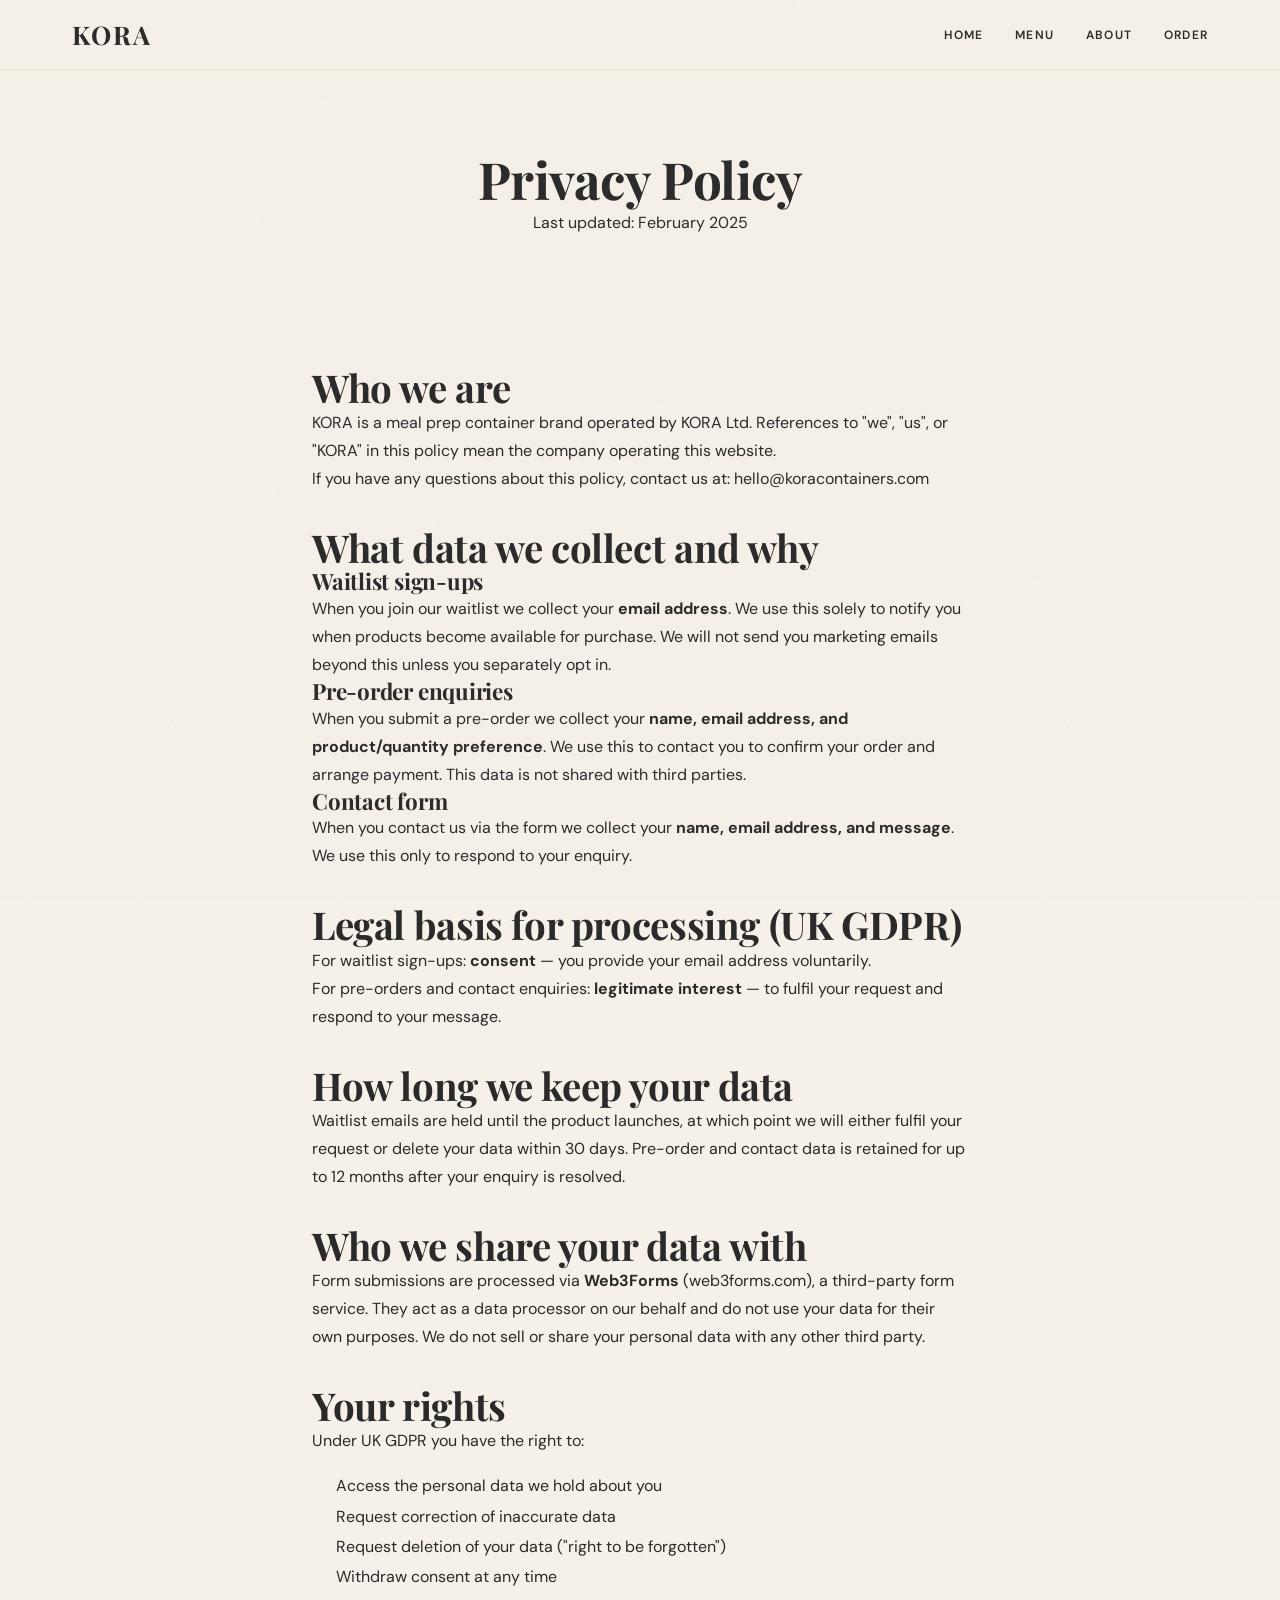
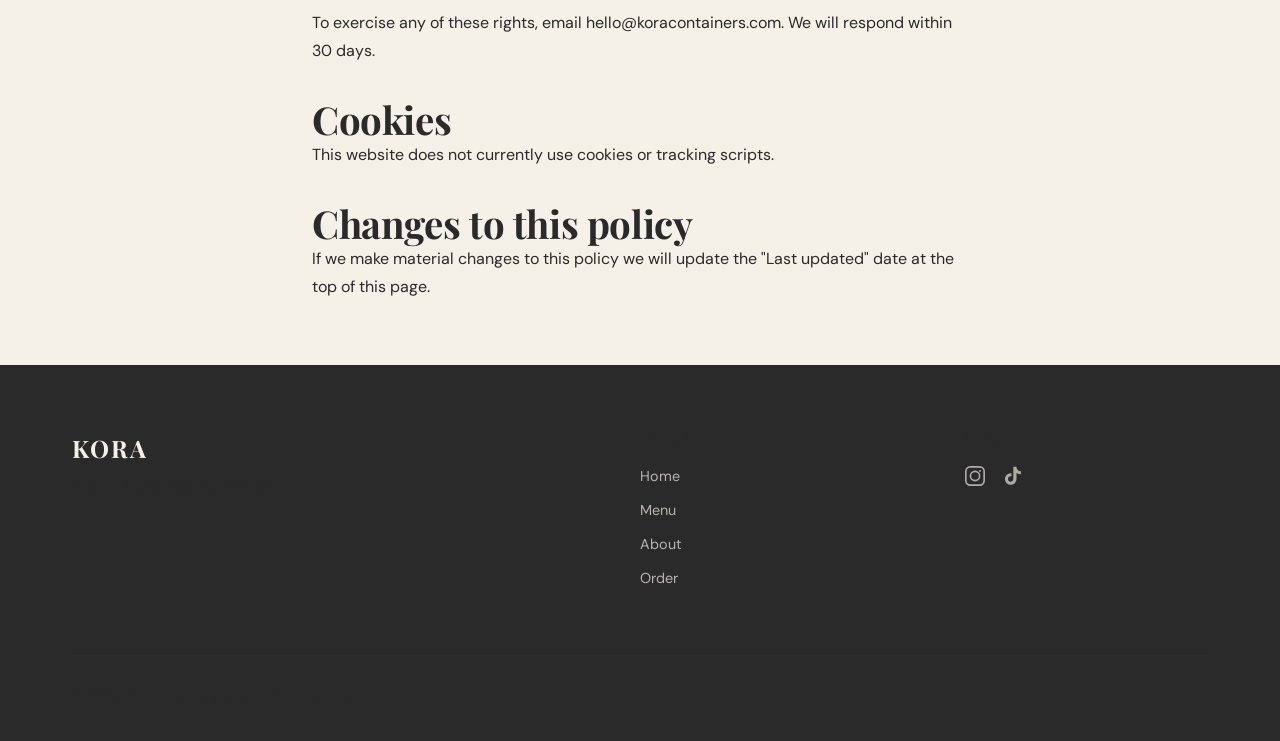
<file: privacy.html>
<!DOCTYPE html>
<html lang="en">
<head>
  <meta charset="UTF-8">
  <meta name="viewport" content="width=device-width, initial-scale=1.0">
  <meta name="description" content="KORA Privacy Policy — how we collect and use your personal data.">
  <title>Privacy Policy — KORA</title>
  <link rel="preconnect" href="https://fonts.googleapis.com">
  <link rel="preconnect" href="https://fonts.gstatic.com" crossorigin>
  <link href="https://fonts.googleapis.com/css2?family=DM+Sans:ital,opsz,wght@0,9..40,400;0,9..40,500;0,9..40,600;0,9..40,700;0,9..40,800;1,9..40,400&family=Playfair+Display:ital,wght@0,700;1,400;1,700&display=swap" rel="stylesheet">
  <link rel="stylesheet" href="css/styles.css">
</head>
<body>

  <!-- NAVIGATION -->
  <nav class="nav" role="navigation" aria-label="Main navigation">
    <div class="nav__inner">
      <a href="index.html" class="nav__logo">KORA</a>
      <button
        class="nav__toggle"
        id="nav-toggle"
        aria-expanded="false"
        aria-controls="nav-links"
        aria-label="Toggle navigation menu"
      >
        <svg width="24" height="24" viewBox="0 0 24 24" fill="none" stroke="currentColor" stroke-width="2" stroke-linecap="round" aria-hidden="true">
          <line x1="3" y1="6" x2="21" y2="6"/>
          <line x1="3" y1="12" x2="21" y2="12"/>
          <line x1="3" y1="18" x2="21" y2="18"/>
        </svg>
      </button>
      <ul class="nav__links" id="nav-links" role="list">
        <li><a href="index.html">Home</a></li>
        <li><a href="menu.html">Menu</a></li>
        <li><a href="about.html">About</a></li>
        <li><a href="order.html">Order</a></li>
      </ul>
    </div>
  </nav>

  <main>

    <section class="page-hero" aria-label="Page header">
      <div class="container">
        <h1>Privacy Policy</h1>
        <p>Last updated: February 2025</p>
      </div>
    </section>

    <section style="padding: var(--space-lg) 0;">
      <div class="container" style="max-width: 720px;">

        <h2>Who we are</h2>
        <p>KORA is a meal prep container brand operated by KORA Ltd. References to "we", "us", or "KORA" in this policy mean the company operating this website.</p>
        <p>If you have any questions about this policy, contact us at: <a href="mailto:hello@koracontainers.com">hello@koracontainers.com</a></p>

        <h2 style="margin-top: var(--space-md);">What data we collect and why</h2>

        <h3>Waitlist sign-ups</h3>
        <p>When you join our waitlist we collect your <strong>email address</strong>. We use this solely to notify you when products become available for purchase. We will not send you marketing emails beyond this unless you separately opt in.</p>

        <h3>Pre-order enquiries</h3>
        <p>When you submit a pre-order we collect your <strong>name, email address, and product/quantity preference</strong>. We use this to contact you to confirm your order and arrange payment. This data is not shared with third parties.</p>

        <h3>Contact form</h3>
        <p>When you contact us via the form we collect your <strong>name, email address, and message</strong>. We use this only to respond to your enquiry.</p>

        <h2 style="margin-top: var(--space-md);">Legal basis for processing (UK GDPR)</h2>
        <p>For waitlist sign-ups: <strong>consent</strong> — you provide your email address voluntarily.<br>
        For pre-orders and contact enquiries: <strong>legitimate interest</strong> — to fulfil your request and respond to your message.</p>

        <h2 style="margin-top: var(--space-md);">How long we keep your data</h2>
        <p>Waitlist emails are held until the product launches, at which point we will either fulfil your request or delete your data within 30 days. Pre-order and contact data is retained for up to 12 months after your enquiry is resolved.</p>

        <h2 style="margin-top: var(--space-md);">Who we share your data with</h2>
        <p>Form submissions are processed via <strong>Web3Forms</strong> (web3forms.com), a third-party form service. They act as a data processor on our behalf and do not use your data for their own purposes. We do not sell or share your personal data with any other third party.</p>

        <h2 style="margin-top: var(--space-md);">Your rights</h2>
        <p>Under UK GDPR you have the right to:</p>
        <ul style="margin: var(--space-sm) 0; padding-left: 1.5rem; line-height: 1.9;">
          <li>Access the personal data we hold about you</li>
          <li>Request correction of inaccurate data</li>
          <li>Request deletion of your data ("right to be forgotten")</li>
          <li>Withdraw consent at any time</li>
        </ul>
        <p>To exercise any of these rights, email <a href="mailto:hello@koracontainers.com">hello@koracontainers.com</a>. We will respond within 30 days.</p>

        <h2 style="margin-top: var(--space-md);">Cookies</h2>
        <p>This website does not currently use cookies or tracking scripts.</p>

        <h2 style="margin-top: var(--space-md);">Changes to this policy</h2>
        <p>If we make material changes to this policy we will update the "Last updated" date at the top of this page.</p>

      </div>
    </section>

  </main>

  <!-- FOOTER -->
  <footer class="footer" role="contentinfo">
    <div class="container">
      <div class="footer__grid">
        <div>
          <div class="footer__logo">KORA</div>
          <p class="footer__tagline">One lid. Every meal. No excuses.</p>
        </div>
        <div>
          <p class="footer__col-heading">Navigate</p>
          <nav class="footer__nav" aria-label="Footer navigation">
            <a href="index.html">Home</a>
            <a href="menu.html">Menu</a>
            <a href="about.html">About</a>
            <a href="order.html">Order</a>
          </nav>
        </div>
        <div>
          <p class="footer__col-heading">Follow</p>
          <div class="footer__socials">
            <a href="#" aria-label="KORA on Instagram">
              <svg width="22" height="22" viewBox="0 0 24 24" fill="none" stroke="currentColor" stroke-width="1.8" aria-hidden="true">
                <rect x="2" y="2" width="20" height="20" rx="5" ry="5"/>
                <circle cx="12" cy="12" r="5"/>
                <circle cx="17.5" cy="6.5" r="1" fill="currentColor" stroke="none"/>
              </svg>
            </a>
            <a href="#" aria-label="KORA on TikTok">
              <svg width="22" height="22" viewBox="0 0 24 24" fill="currentColor" aria-hidden="true">
                <path d="M19.59 6.69a4.83 4.83 0 01-3.77-4.25V2h-3.45v13.67a2.89 2.89 0 01-2.88 2.5 2.89 2.89 0 01-2.89-2.89 2.89 2.89 0 012.89-2.89c.28 0 .54.04.79.1V9.01a6.27 6.27 0 00-.79-.05 6.34 6.34 0 00-6.34 6.34 6.34 6.34 0 006.34 6.34 6.34 6.34 0 006.34-6.34V8.69a8.19 8.19 0 004.79 1.53V6.77a4.85 4.85 0 01-1.03-.08z"/>
              </svg>
            </a>
          </div>
        </div>
      </div>
      <div class="footer__bottom">
        <p>&copy; 2025 KORA. All rights reserved. &nbsp;·&nbsp; <a href="privacy.html" style="color: inherit; opacity: 0.7; text-decoration: underline;">Privacy Policy</a></p>
      </div>
    </div>
  </footer>

  <script src="js/main.js"></script>
</body>
</html>
</file>
<file: css/styles.css>
/* ============================================================
   KORA — Production Stylesheet
   Playfair Display (headings) + DM Sans (body/UI)
   ============================================================ */

/* === DESIGN TOKENS === */
:root {
  --color-forest:   #2D4A3E;
  --color-terra:    #C4622D;
  --color-oat:      #F5F0E8;
  --color-stone:    #E8E0D0;
  --color-charcoal: #2A2A2A;
  --color-white:    #FFFFFF;

  --font-display: 'Playfair Display', Georgia, serif;
  --font-body:    'DM Sans', system-ui, sans-serif;

  --space-xs:  0.5rem;
  --space-sm:  1rem;
  --space-md:  2rem;
  --space-lg:  4rem;
  --space-xl:  5rem;
  --space-2xl: 6rem;

  --radius-sm: 4px;
  --radius-md: 6px;
  --max-width:  1200px;
  --nav-height: 70px;

  --ease: cubic-bezier(0.4, 0, 0.2, 1);
  --dur:  0.2s;
}

/* === RESET === */
*, *::before, *::after {
  box-sizing: border-box;
  margin: 0;
  padding: 0;
}

html {
  scroll-behavior: smooth;
  -webkit-text-size-adjust: 100%;
}

body {
  font-family: var(--font-body);
  color: var(--color-charcoal);
  background-color: var(--color-oat);
  line-height: 1.65;
  font-size: 16px;
  -webkit-font-smoothing: antialiased;
  -moz-osx-font-smoothing: grayscale;
  min-height: 100vh;
}

/* === NOISE TEXTURE OVERLAY === */
body::before {
  content: '';
  position: fixed;
  top: 0; left: 0;
  width: 100%; height: 100%;
  pointer-events: none;
  z-index: 9999;
  opacity: 0.025;
  background-image: url("data:image/svg+xml,%3Csvg viewBox='0 0 256 256' xmlns='http://www.w3.org/2000/svg'%3E%3Cfilter id='noise'%3E%3CfeTurbulence type='fractalNoise' baseFrequency='0.9' numOctaves='4' stitchTiles='stitch'/%3E%3C/filter%3E%3Crect width='100%25' height='100%25' filter='url(%23noise)'/%3E%3C/svg%3E");
}

img {
  max-width: 100%;
  display: block;
}

a {
  color: inherit;
  text-decoration: none;
}

ul, ol { list-style: none; }
button { font-family: inherit; cursor: pointer; }
input, select, textarea { font-family: inherit; }

/* === SCREEN-READER ONLY === */
.sr-only {
  position: absolute;
  width: 1px; height: 1px;
  padding: 0; margin: -1px;
  overflow: hidden;
  clip: rect(0,0,0,0);
  white-space: nowrap;
  border: 0;
}

/* ============================================================
   TYPOGRAPHY
   ============================================================ */

h1, h2, h3, h4, h5, h6 {
  font-family: var(--font-display);
  line-height: 1.15;
  letter-spacing: -0.01em;
  color: var(--color-charcoal);
}

h1 { font-size: clamp(2rem, 4.5vw, 3.2rem);  font-weight: 700; }
h2 { font-size: clamp(1.6rem, 3.5vw, 2.4rem); font-weight: 700; }
h3 { font-size: clamp(1.15rem, 2vw, 1.4rem);  font-weight: 700; }

p {
  line-height: 1.75;
  color: var(--color-charcoal);
}

/* === EYEBROW LABEL === */
.eyebrow {
  display: inline-flex;
  align-items: center;
  gap: 0.6rem;
  font-family: var(--font-body);
  font-size: 0.7rem;
  font-weight: 600;
  letter-spacing: 0.15em;
  text-transform: uppercase;
  color: var(--color-forest);
  margin-bottom: var(--space-sm);
}

.eyebrow::before {
  content: '';
  display: inline-block;
  width: 2px;
  height: 20px;
  background: var(--color-terra);
  flex-shrink: 0;
}

/* Terracotta eyebrow variant (used in footers, founder note etc.) */
.eyebrow--terra {
  color: var(--color-terra);
}

.eyebrow--terra::before {
  display: none;
}

/* === SECTION HEADING ACCENT === */
.section-dash {
  display: block;
  width: 40px;
  height: 2px;
  background: var(--color-terra);
  margin: 0.75rem auto 0;
}

/* ============================================================
   LAYOUT
   ============================================================ */

.container {
  max-width: var(--max-width);
  margin: 0 auto;
  padding: 0 var(--space-md);
}

/* ============================================================
   BUTTONS
   ============================================================ */

.btn {
  display: inline-block;
  padding: 0.85rem 1.9rem;
  border-radius: var(--radius-sm);
  font-family: var(--font-body);
  font-size: 0.9rem;
  font-weight: 600;
  letter-spacing: 0.04em;
  cursor: pointer;
  border: 1.5px solid transparent;
  transition:
    filter var(--dur) var(--ease),
    transform var(--dur) var(--ease),
    background-color var(--dur) var(--ease),
    color var(--dur) var(--ease);
  text-align: center;
  line-height: 1;
  white-space: nowrap;
}

.btn:hover   { filter: brightness(0.9); transform: translateY(-1px); }
.btn:active  { transform: translateY(0); }
.btn:focus-visible {
  outline: 3px solid var(--color-forest);
  outline-offset: 3px;
}

/* Primary — Forest Green fill */
.btn-primary {
  background: var(--color-forest);
  color: var(--color-oat);
  border-color: var(--color-forest);
}

/* Accent — Terracotta fill */
.btn-accent {
  background: var(--color-terra);
  color: var(--color-white);
  border-color: var(--color-terra);
}

/* Outline — Terracotta border, transparent bg */
.btn-outline {
  background: transparent;
  color: var(--color-terra);
  border-color: var(--color-terra);
}

.btn-outline:hover {
  background: var(--color-terra);
  color: var(--color-white);
  filter: none;
}

/* Full-width variant */
.btn--full { width: 100%; }

/* ============================================================
   NAVIGATION
   ============================================================ */

.nav {
  position: sticky;
  top: 0;
  z-index: 100;
  background: var(--color-oat);
  border-bottom: 1.5px solid var(--color-stone);
  height: var(--nav-height);
  transition: box-shadow 0.3s var(--ease);
}

.nav.scrolled {
  box-shadow: 0 2px 12px rgba(0, 0, 0, 0.06);
}

.nav__inner {
  display: flex;
  align-items: center;
  justify-content: space-between;
  height: 100%;
  max-width: var(--max-width);
  margin: 0 auto;
  padding: 0 var(--space-md);
  position: relative;
}

.nav__logo {
  font-family: var(--font-display);
  font-size: 1.6rem;
  font-weight: 700;
  letter-spacing: 0.08em;
  color: var(--color-charcoal);
  flex-shrink: 0;
}

.nav__links {
  display: flex;
  gap: var(--space-md);
  align-items: center;
}

.nav__links a {
  font-family: var(--font-body);
  font-size: 0.75rem;
  font-weight: 600;
  letter-spacing: 0.1em;
  text-transform: uppercase;
  color: var(--color-charcoal);
  transition: color var(--dur) var(--ease);
  padding-bottom: 4px;
  border-bottom: 2px solid transparent;
}

.nav__links a:hover { color: var(--color-forest); }

.nav__links a.active {
  color: var(--color-forest);
  border-bottom-color: var(--color-forest);
}

.nav__toggle {
  display: none;
  background: none;
  border: none;
  padding: var(--space-xs);
  color: var(--color-charcoal);
  line-height: 1;
}

.nav__toggle:focus-visible {
  outline: 3px solid var(--color-forest);
  outline-offset: 3px;
  border-radius: var(--radius-sm);
}

/* Mobile nav */
@media (max-width: 767px) {
  .nav__links {
    display: none;
    position: absolute;
    top: var(--nav-height);
    left: 0;
    right: 0;
    background: var(--color-oat);
    border-bottom: 1.5px solid var(--color-stone);
    flex-direction: column;
    align-items: stretch;
    gap: 0;
    padding: 0 var(--space-md);
    box-shadow: 0 8px 24px rgba(0,0,0,0.06);
  }

  .nav__links.open { display: flex; }

  .nav__links li { border-top: 1px solid var(--color-stone); }

  .nav__links a {
    display: block;
    padding: 1rem 0;
    border-bottom: none;
  }

  .nav__toggle { display: block; }
}

/* ============================================================
   IMAGE PLACEHOLDERS
   ============================================================ */

.img-placeholder {
  position: relative;
  background-color: var(--color-stone);
  border-radius: var(--radius-md);
  overflow: hidden;
  width: 100%;
  display: flex;
  align-items: center;
  justify-content: center;
}

/* Diagonal stripe texture */
.img-placeholder::before {
  content: '';
  position: absolute;
  inset: 0;
  background-image: repeating-linear-gradient(
    -45deg,
    transparent,
    transparent 6px,
    rgba(45, 74, 62, 0.04) 6px,
    rgba(45, 74, 62, 0.04) 7px
  );
}

.img-placeholder__label {
  position: relative;
  font-family: var(--font-body);
  font-size: 0.7rem;
  color: var(--color-forest);
  opacity: 0.4;
  text-align: center;
  padding: var(--space-sm);
  line-height: 1.6;
  z-index: 1;
}

/* ============================================================
   FOOTER
   ============================================================ */

.footer {
  background: var(--color-charcoal);
  color: var(--color-oat);
  padding: var(--space-lg) 0 var(--space-md);
}

.footer__grid {
  display: grid;
  grid-template-columns: 1fr;
  gap: var(--space-md);
  margin-bottom: var(--space-lg);
}

@media (min-width: 600px) {
  .footer__grid {
    grid-template-columns: 2fr 1fr 1fr;
    gap: var(--space-xl);
  }
}

.footer__logo {
  font-family: var(--font-display);
  font-size: 1.5rem;
  font-weight: 700;
  letter-spacing: 0.08em;
  margin-bottom: var(--space-xs);
}

.footer__tagline {
  font-family: var(--font-body);
  font-size: 0.85rem;
  opacity: 0.5;
  line-height: 1.6;
  margin-top: var(--space-xs);
}

.footer__col-heading {
  font-family: var(--font-body);
  font-size: 0.7rem;
  font-weight: 700;
  letter-spacing: 0.12em;
  text-transform: uppercase;
  opacity: 0.4;
  margin-bottom: var(--space-sm);
}

.footer__nav {
  display: flex;
  flex-direction: column;
  gap: 0.65rem;
}

.footer__nav a {
  font-family: var(--font-body);
  font-size: 0.9rem;
  opacity: 0.7;
  transition: opacity var(--dur) var(--ease);
}

.footer__nav a:hover { opacity: 1; }

.footer__socials {
  display: flex;
  gap: var(--space-sm);
  margin-top: var(--space-xs);
}

.footer__socials a {
  opacity: 0.65;
  transition: opacity var(--dur) var(--ease);
  display: flex;
  align-items: center;
}

.footer__socials a:hover { opacity: 1; }

.footer__bottom {
  border-top: 1px solid rgba(245, 240, 232, 0.08);
  padding-top: var(--space-md);
  font-family: var(--font-body);
  font-size: 0.75rem;
  opacity: 0.35;
}

/* ============================================================
   FORMS
   ============================================================ */

.form-group { margin-bottom: var(--space-sm); }

.form-label {
  display: block;
  font-family: var(--font-body);
  font-size: 0.75rem;
  font-weight: 600;
  letter-spacing: 0.07em;
  text-transform: uppercase;
  color: var(--color-charcoal);
  opacity: 0.6;
  margin-bottom: 0.45rem;
}

.form-control {
  font-family: var(--font-body);
  font-size: 0.95rem;
  padding: 0.8rem 1rem;
  border: 1.5px solid var(--color-stone);
  border-radius: var(--radius-sm);
  background: var(--color-white);
  color: var(--color-charcoal);
  transition: border-color var(--dur) var(--ease), box-shadow var(--dur) var(--ease);
  width: 100%;
  appearance: none;
  -webkit-appearance: none;
}

.form-control:focus {
  outline: none;
  border-color: var(--color-forest);
  box-shadow: 0 0 0 3px rgba(45, 74, 62, 0.1);
}

.form-control--error { border-color: var(--color-terra) !important; }

.form-error {
  display: none;
  font-family: var(--font-body);
  font-size: 0.78rem;
  color: var(--color-terra);
  margin-top: 0.3rem;
}

.form-error.visible { display: block; }

textarea.form-control {
  resize: vertical;
  min-height: 140px;
  line-height: 1.65;
}

select.form-control {
  background-image: url("data:image/svg+xml,%3Csvg xmlns='http://www.w3.org/2000/svg' width='12' height='8' viewBox='0 0 12 8'%3E%3Cpath d='M1 1l5 5 5-5' stroke='%232A2A2A' stroke-width='1.5' fill='none' stroke-linecap='round' stroke-linejoin='round'/%3E%3C/svg%3E");
  background-repeat: no-repeat;
  background-position: right 1rem center;
  padding-right: 2.5rem;
}

.form-confirmation {
  display: none;
  padding: var(--space-md);
  background: rgba(45, 74, 62, 0.07);
  border-radius: var(--radius-sm);
  border-left: 3px solid var(--color-forest);
}

.form-confirmation.visible { display: block; }

.form-confirmation p {
  font-family: var(--font-body);
  font-size: 0.95rem;
  font-weight: 600;
  color: var(--color-forest);
  line-height: 1.6;
}

/* ============================================================
   SCROLL FADE ANIMATION
   ============================================================ */

.fade-in {
  opacity: 0;
  transform: translateY(24px);
  transition: opacity 0.7s var(--ease), transform 0.7s var(--ease);
}

.fade-in.visible {
  opacity: 1;
  transform: translateY(0);
}

/* Stagger delay for grid children */
.stagger > .fade-in:nth-child(1) { transition-delay: 0s;    }
.stagger > .fade-in:nth-child(2) { transition-delay: 0.1s;  }
.stagger > .fade-in:nth-child(3) { transition-delay: 0.18s; }
.stagger > .fade-in:nth-child(4) { transition-delay: 0.26s; }

/* ============================================================
   PAGE HERO (shared across non-home pages)
   ============================================================ */

.page-hero {
  background: var(--color-oat);
  padding: var(--space-xl) 0 var(--space-lg);
  text-align: center;
}

.page-hero .eyebrow {
  justify-content: center;
}

.page-hero .eyebrow--terra::before { display: none; }

.page-hero__sub {
  font-family: var(--font-body);
  font-size: 1.05rem;
  opacity: 0.7;
  margin-top: var(--space-sm);
  max-width: 520px;
  margin-left: auto;
  margin-right: auto;
  line-height: 1.75;
}

/* ============================================================
   HOME — HERO
   ============================================================ */

.hero {
  background: var(--color-oat);
  padding: var(--space-2xl) 0;
}

.hero__grid {
  display: grid;
  grid-template-columns: 1fr;
  gap: var(--space-lg);
  align-items: center;
}

@media (min-width: 900px) {
  .hero__grid {
    grid-template-columns: 1fr 1fr;
    gap: var(--space-2xl);
    align-items: start;
  }
}

.hero__text { max-width: 600px; }

.hero__headline {
  margin-bottom: var(--space-md);
}

.hero__sub {
  font-family: var(--font-body);
  font-size: 1.05rem;
  line-height: 1.75;
  opacity: 0.75;
  margin-bottom: var(--space-md);
}

.hero__ctas {
  display: flex;
  flex-wrap: wrap;
  gap: var(--space-sm);
}

.hero__image-col {
  position: relative;
}

@media (min-width: 900px) {
  .hero__image-col {
    margin-top: -2rem; /* Asymmetric offset */
  }
}

.hero__image .img-placeholder {
  aspect-ratio: 4 / 5;
}

/* ============================================================
   HOME — PAS (Problem–Agitation–Solution)
   ============================================================ */

.pas {
  background: var(--color-stone);
  padding: var(--space-lg) 0;
}

.pas__grid {
  display: grid;
  grid-template-columns: 1fr;
  gap: var(--space-md);
}

@media (min-width: 600px) {
  .pas__grid {
    grid-template-columns: repeat(3, 1fr);
    gap: 0;
  }
}

.pas__col {
  padding: var(--space-md) var(--space-md);
}

@media (min-width: 600px) {
  .pas__col + .pas__col {
    border-left: 1.5px solid var(--color-terra);
  }
}

.pas__icon {
  margin-bottom: var(--space-sm);
}

.pas__col h3 {
  margin-bottom: var(--space-xs);
}

.pas__col p {
  font-size: 0.95rem;
  opacity: 0.75;
  line-height: 1.7;
}

/* ============================================================
   HOME — FEATURES
   ============================================================ */

.features {
  background: var(--color-oat);
  padding: var(--space-xl) 0;
}

.features__header {
  text-align: center;
  margin-bottom: var(--space-lg);
}

.features__grid {
  display: grid;
  grid-template-columns: 1fr;
  gap: var(--space-md);
}

@media (min-width: 600px) {
  .features__grid { grid-template-columns: repeat(2, 1fr); }
}

@media (min-width: 900px) {
  .features__grid { grid-template-columns: repeat(4, 1fr); }
}

.feature-card {
  background: var(--color-white);
  border: 1.5px solid var(--color-stone);
  border-radius: var(--radius-md);
  padding: var(--space-md);
}

.feature-card__icon { margin-bottom: var(--space-sm); }

.feature-card h4 {
  font-family: var(--font-body);
  font-size: 0.78rem;
  font-weight: 700;
  letter-spacing: 0.08em;
  text-transform: uppercase;
  color: var(--color-charcoal);
  margin-bottom: var(--space-xs);
}

.feature-card p {
  font-size: 0.9rem;
  opacity: 0.68;
  line-height: 1.65;
}

/* ============================================================
   HOME — TESTIMONIALS
   ============================================================ */

.testimonials {
  background: var(--color-stone);
  padding: var(--space-xl) 0;
}

.testimonials__header {
  text-align: center;
  margin-bottom: var(--space-lg);
}

.testimonials__grid {
  display: grid;
  grid-template-columns: 1fr;
  gap: var(--space-md);
}

@media (min-width: 768px) {
  .testimonials__grid { grid-template-columns: repeat(3, 1fr); }
}

.testimonial-card {
  background: var(--color-oat);
  border-radius: var(--radius-md);
  padding: var(--space-md);
  border: 1.5px solid rgba(45, 74, 62, 0.1);
  position: relative;
}

.testimonial-card__quote-mark {
  font-family: var(--font-display);
  font-size: 4rem;
  line-height: 1;
  color: var(--color-forest);
  opacity: 0.18;
  position: absolute;
  top: 1rem;
  left: 1.2rem;
  pointer-events: none;
  user-select: none;
}

.testimonial-card blockquote {
  position: relative;
  z-index: 1;
  padding-top: 1.5rem;
}

.testimonial-card blockquote p {
  font-family: var(--font-body);
  font-size: 0.95rem;
  font-style: italic;
  line-height: 1.75;
  margin-bottom: var(--space-sm);
  opacity: 0.85;
}

.testimonial-card blockquote footer {
  font-family: var(--font-body);
  font-size: 0.8rem;
  font-weight: 600;
  color: var(--color-forest);
  opacity: 0.9;
}

/* ============================================================
   HOME — WAITLIST BANNER
   ============================================================ */

.waitlist {
  background: var(--color-forest);
  padding: var(--space-xl) 0;
}

.waitlist__inner {
  max-width: 600px;
  margin: 0 auto;
  text-align: center;
}

.waitlist__headline {
  color: var(--color-oat);
  margin-bottom: var(--space-sm);
}

.waitlist__sub {
  font-family: var(--font-body);
  font-size: 0.9rem;
  color: var(--color-oat);
  opacity: 0.7;
  margin-bottom: var(--space-md);
}

.waitlist__form {
  display: flex;
  flex-direction: column;
  gap: var(--space-sm);
  align-items: stretch;
}

@media (min-width: 480px) {
  .waitlist__form {
    flex-direction: row;
    justify-content: center;
  }

  .waitlist__input { flex: 1; max-width: 320px; }
}

.waitlist__input {
  padding: 0.85rem 1rem;
  border: none;
  border-radius: var(--radius-sm);
  font-family: var(--font-body);
  font-size: 0.95rem;
  background: rgba(255,255,255,0.95);
  color: var(--color-charcoal);
}

.waitlist__input:focus {
  outline: 3px solid rgba(196, 98, 45, 0.6);
  outline-offset: 0;
}

.waitlist .form-confirmation {
  background: rgba(245, 240, 232, 0.12);
  border-left-color: var(--color-terra);
  margin-top: var(--space-sm);
}

.waitlist .form-confirmation p {
  color: var(--color-oat);
}

/* ============================================================
   MENU — PRODUCTS
   ============================================================ */

.products {
  padding: var(--space-lg) 0;
}

.products__grid {
  display: grid;
  grid-template-columns: 1fr;
  gap: var(--space-md);
}

@media (min-width: 600px) {
  .products__grid { grid-template-columns: repeat(2, 1fr); }
}

.product-card {
  background: var(--color-white);
  border: 1.5px solid var(--color-stone);
  border-radius: var(--radius-md);
  overflow: hidden;
  transition: transform 0.3s var(--ease), box-shadow 0.3s var(--ease);
  display: flex;
  flex-direction: column;
}

.product-card:hover {
  transform: translateY(-4px);
  box-shadow: 0 12px 32px rgba(42, 42, 42, 0.1);
}

.product-card__image .img-placeholder {
  aspect-ratio: 1 / 1;
  border-radius: 0;
}

.product-card__body {
  padding: 1.5rem;
  display: flex;
  flex-direction: column;
  flex: 1;
}

.product-card__name {
  font-family: var(--font-display);
  font-size: 1.1rem;
  font-weight: 700;
  margin-bottom: 0.4rem;
  color: var(--color-charcoal);
}

.product-card__desc {
  font-family: var(--font-body);
  font-size: 0.85rem;
  opacity: 0.65;
  line-height: 1.6;
  margin-bottom: var(--space-sm);
  flex: 1;
}

.product-card__price {
  font-family: var(--font-body);
  font-size: 1.1rem;
  font-weight: 700;
  color: var(--color-forest);
  margin-bottom: var(--space-sm);
}

/* ============================================================
   MENU — FEATURES STRIP
   ============================================================ */

.features-strip {
  background: var(--color-stone);
  padding: 3rem 0;
}

.features-strip__grid {
  display: grid;
  grid-template-columns: repeat(2, 1fr);
  gap: var(--space-md);
}

@media (min-width: 600px) {
  .features-strip__grid { grid-template-columns: repeat(4, 1fr); }
}

.strip-item {
  text-align: center;
  padding: var(--space-sm);
}

.strip-item__icon {
  display: flex;
  justify-content: center;
  margin-bottom: var(--space-xs);
}

.strip-item__label {
  font-family: var(--font-body);
  font-size: 0.78rem;
  font-weight: 700;
  letter-spacing: 0.07em;
  text-transform: uppercase;
  color: var(--color-charcoal);
  margin-bottom: 0.3rem;
}

.strip-item__desc {
  font-family: var(--font-body);
  font-size: 0.82rem;
  opacity: 0.6;
  line-height: 1.5;
}

/* ============================================================
   ABOUT — BRAND STORY
   ============================================================ */

.brand-story {
  padding: var(--space-xl) 0;
  background: var(--color-oat);
}

.brand-story__grid {
  display: grid;
  grid-template-columns: 1fr;
  gap: var(--space-lg);
  align-items: center;
}

@media (min-width: 900px) {
  .brand-story__grid { grid-template-columns: 1fr 1fr; }
}

.brand-story__text h2 { margin-bottom: var(--space-md); }

.brand-story__text p {
  font-size: 0.98rem;
  opacity: 0.8;
  margin-bottom: var(--space-sm);
}

.brand-story__text p:last-child { margin-bottom: 0; }

.brand-story__image .img-placeholder {
  aspect-ratio: 4 / 5;
}

/* ============================================================
   ABOUT — VALUES
   ============================================================ */

.values {
  background: var(--color-stone);
  padding: var(--space-xl) 0;
}

.values__header {
  text-align: center;
  margin-bottom: var(--space-lg);
}

.values__grid {
  display: grid;
  grid-template-columns: 1fr;
  gap: var(--space-md);
}

@media (min-width: 600px) {
  .values__grid { grid-template-columns: repeat(2, 1fr); }
}

.value-card {
  background: var(--color-oat);
  border-radius: var(--radius-md);
  padding: var(--space-md);
  border-top: 3px solid var(--color-forest);
}

.value-card__label {
  font-family: var(--font-body);
  font-size: 0.7rem;
  font-weight: 700;
  letter-spacing: 0.12em;
  text-transform: uppercase;
  color: var(--color-forest);
  margin-bottom: var(--space-xs);
}

.value-card p {
  font-size: 0.93rem;
  opacity: 0.75;
  line-height: 1.7;
}

/* ============================================================
   ABOUT — FOUNDER NOTE
   ============================================================ */

.founder-note {
  background: var(--color-oat);
  padding: var(--space-xl) 0;
}

.founder-note__inner {
  max-width: 680px;
  margin: 0 auto;
  text-align: center;
}

.founder-note__inner .eyebrow {
  justify-content: center;
  margin-bottom: var(--space-md);
}

.founder-note__text {
  font-family: var(--font-display);
  font-style: italic;
  font-size: 1.1rem;
  line-height: 1.8;
  opacity: 0.85;
  color: var(--color-charcoal);
}

/* ============================================================
   ORDER — TWO-COLUMN FORMS
   ============================================================ */

.order-section {
  padding: var(--space-xl) 0;
}

.order-layout {
  display: grid;
  grid-template-columns: 1fr;
  gap: var(--space-xl);
}

@media (min-width: 900px) {
  .order-layout {
    grid-template-columns: 1fr 1fr;
    gap: 0;
  }
}

.order-col {
  padding: 0;
}

@media (min-width: 900px) {
  .order-col { padding: 0 var(--space-xl) 0 0; }
  .order-col + .order-col {
    padding: 0 0 0 var(--space-xl);
    border-left: 1.5px solid var(--color-stone);
  }
}

.order-col__heading {
  margin-bottom: var(--space-xs);
}

.order-col__intro {
  font-family: var(--font-body);
  font-size: 0.95rem;
  opacity: 0.7;
  margin-bottom: var(--space-md);
  line-height: 1.7;
}

.order-divider {
  display: block;
  border: none;
  border-top: 1.5px solid var(--color-stone);
  margin: var(--space-xl) 0;
}

@media (min-width: 900px) {
  .order-divider { display: none; }
}

.product-card__vol {
  font-size: 0.62em;
  font-weight: 400;
  color: var(--color-stone);
  letter-spacing: 0.04em;
  vertical-align: middle;
}

.product-card__saving {
  font-size: 0.72em;
  color: var(--color-terra);
  font-family: var(--font-body);
  font-weight: 400;
  margin-left: 8px;
}
</file>
